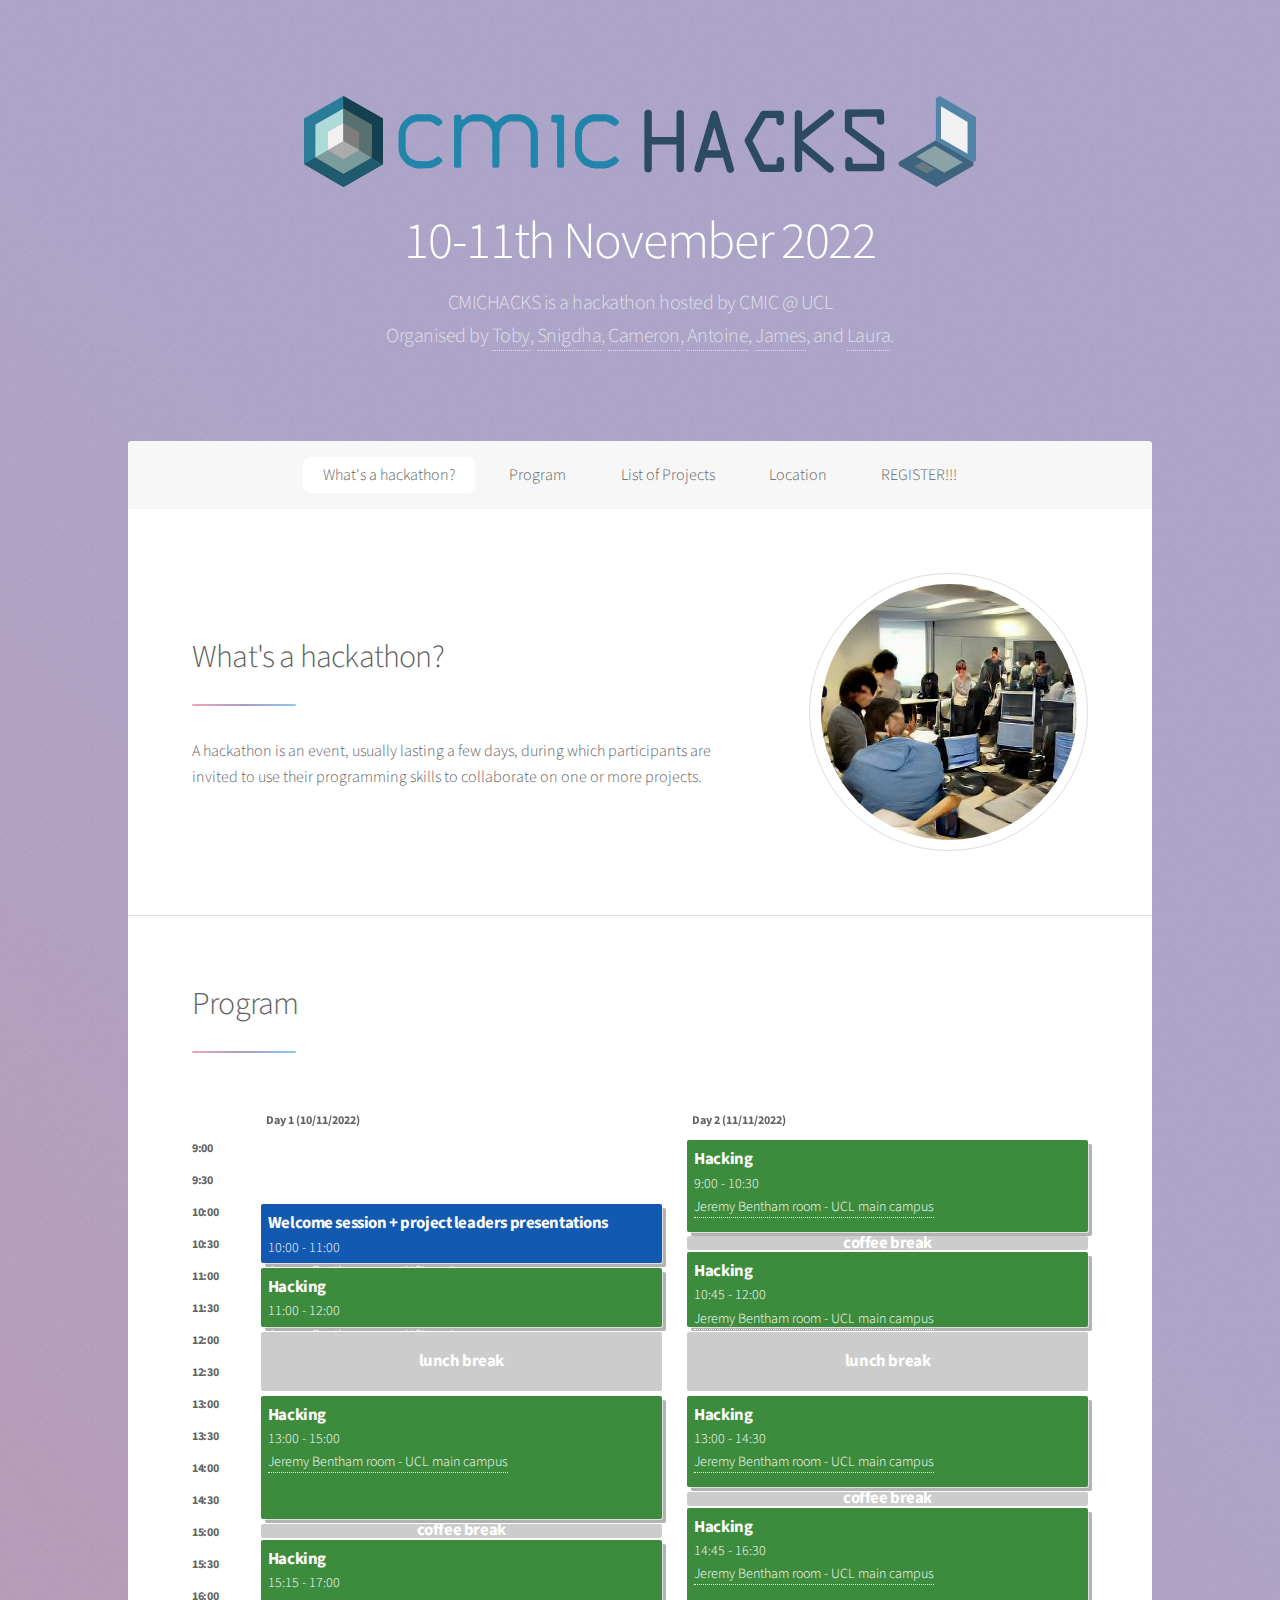
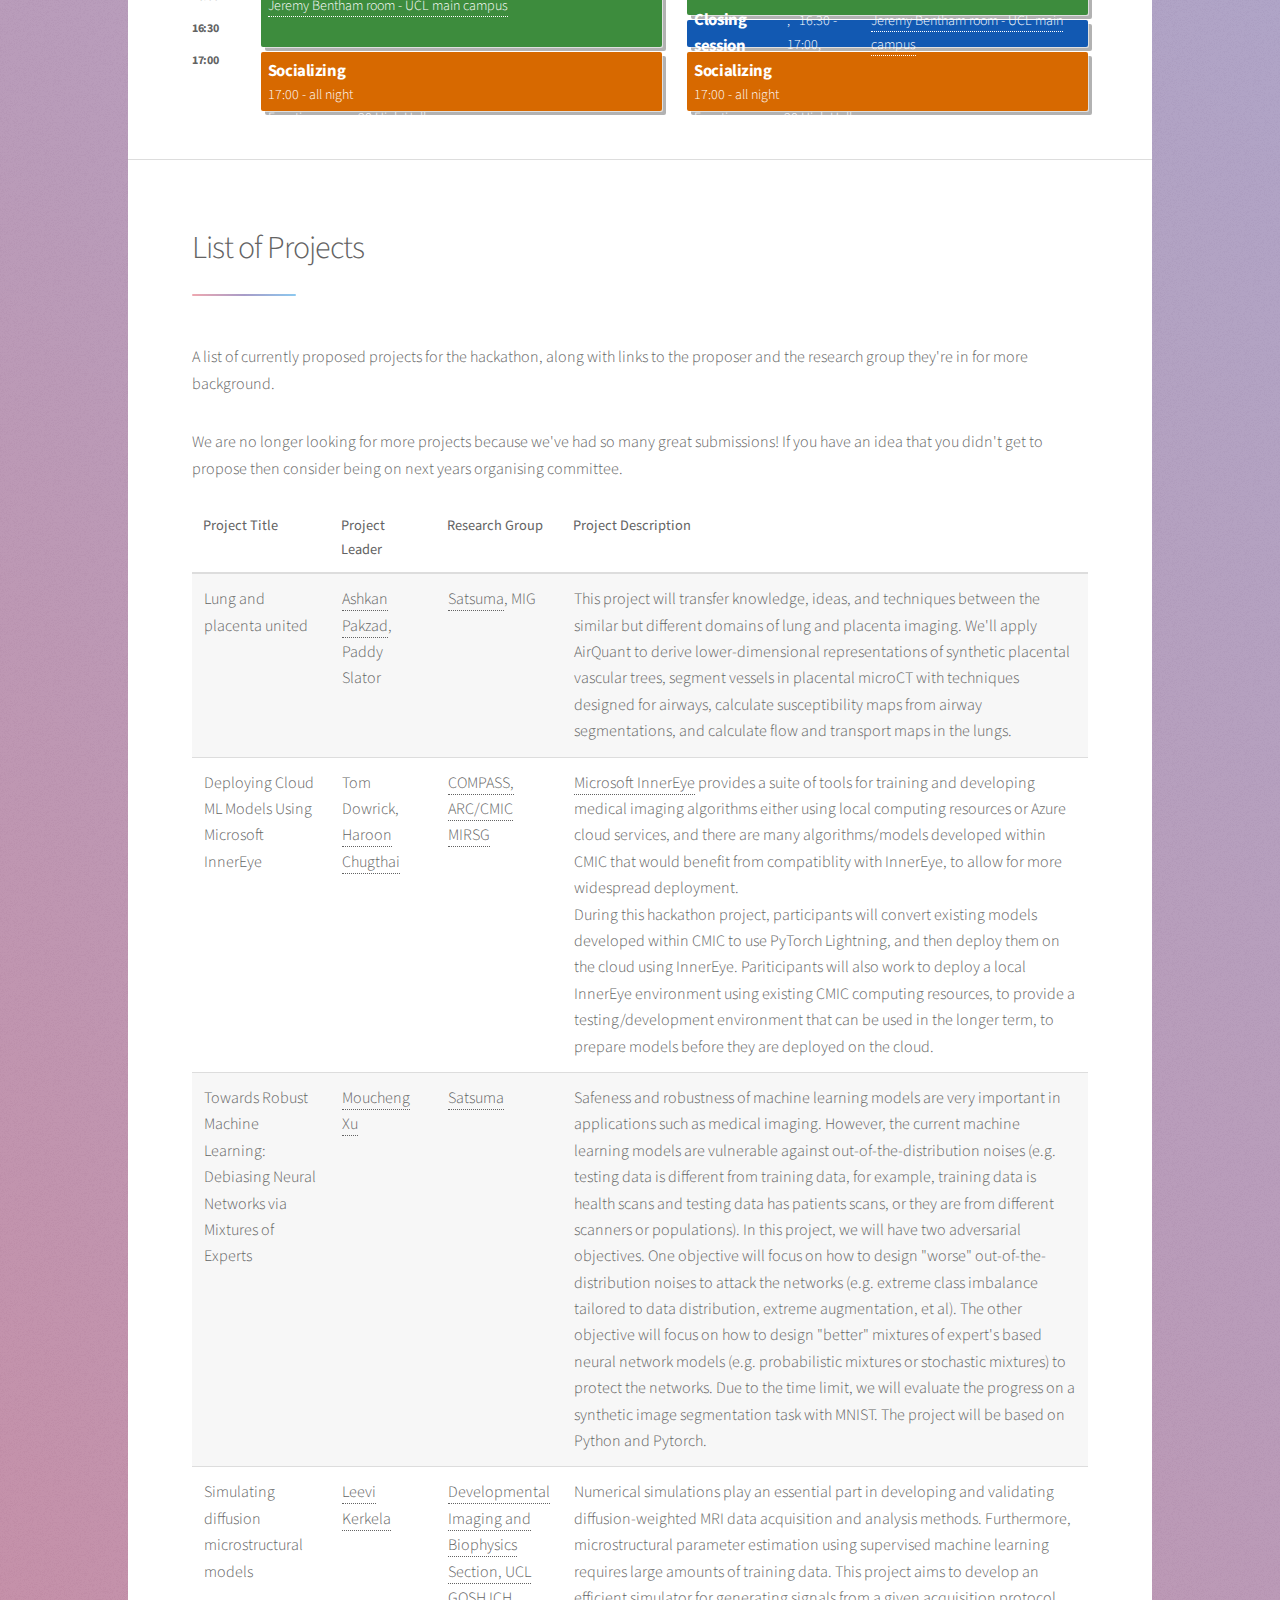
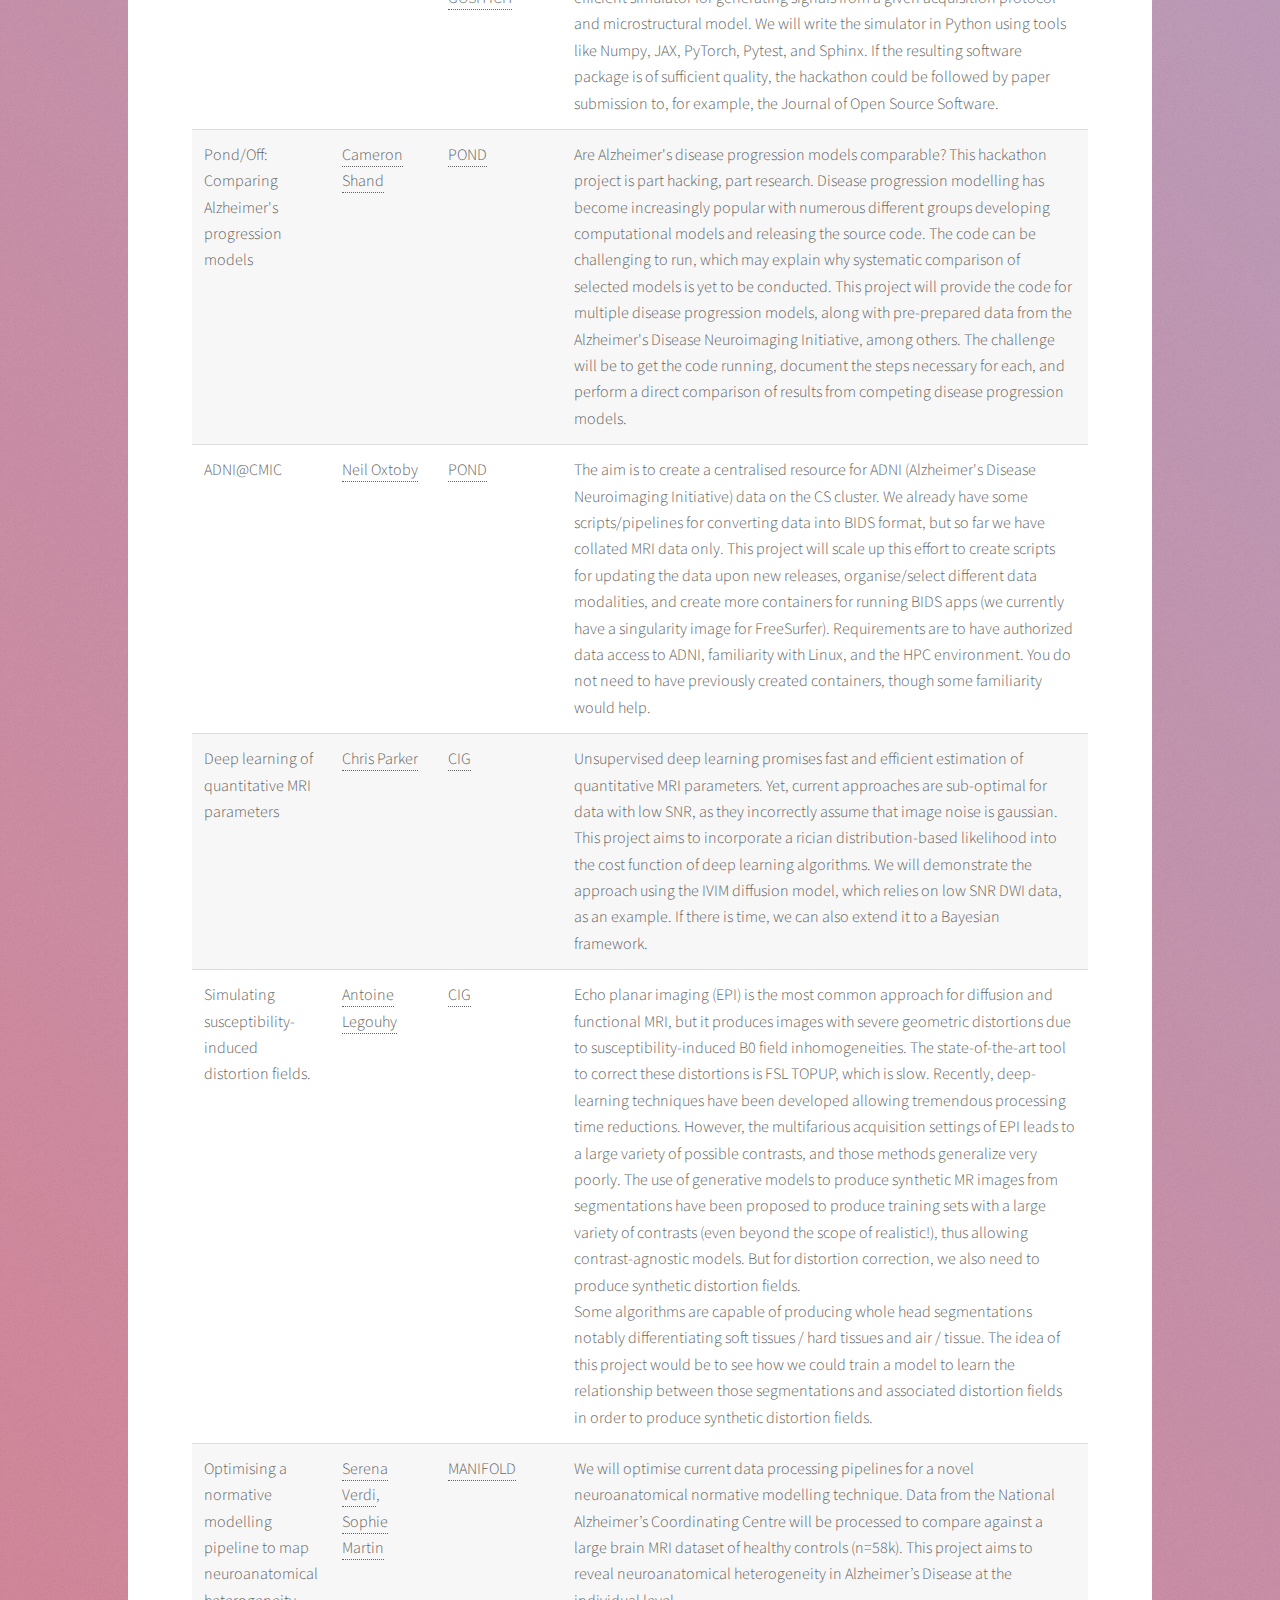
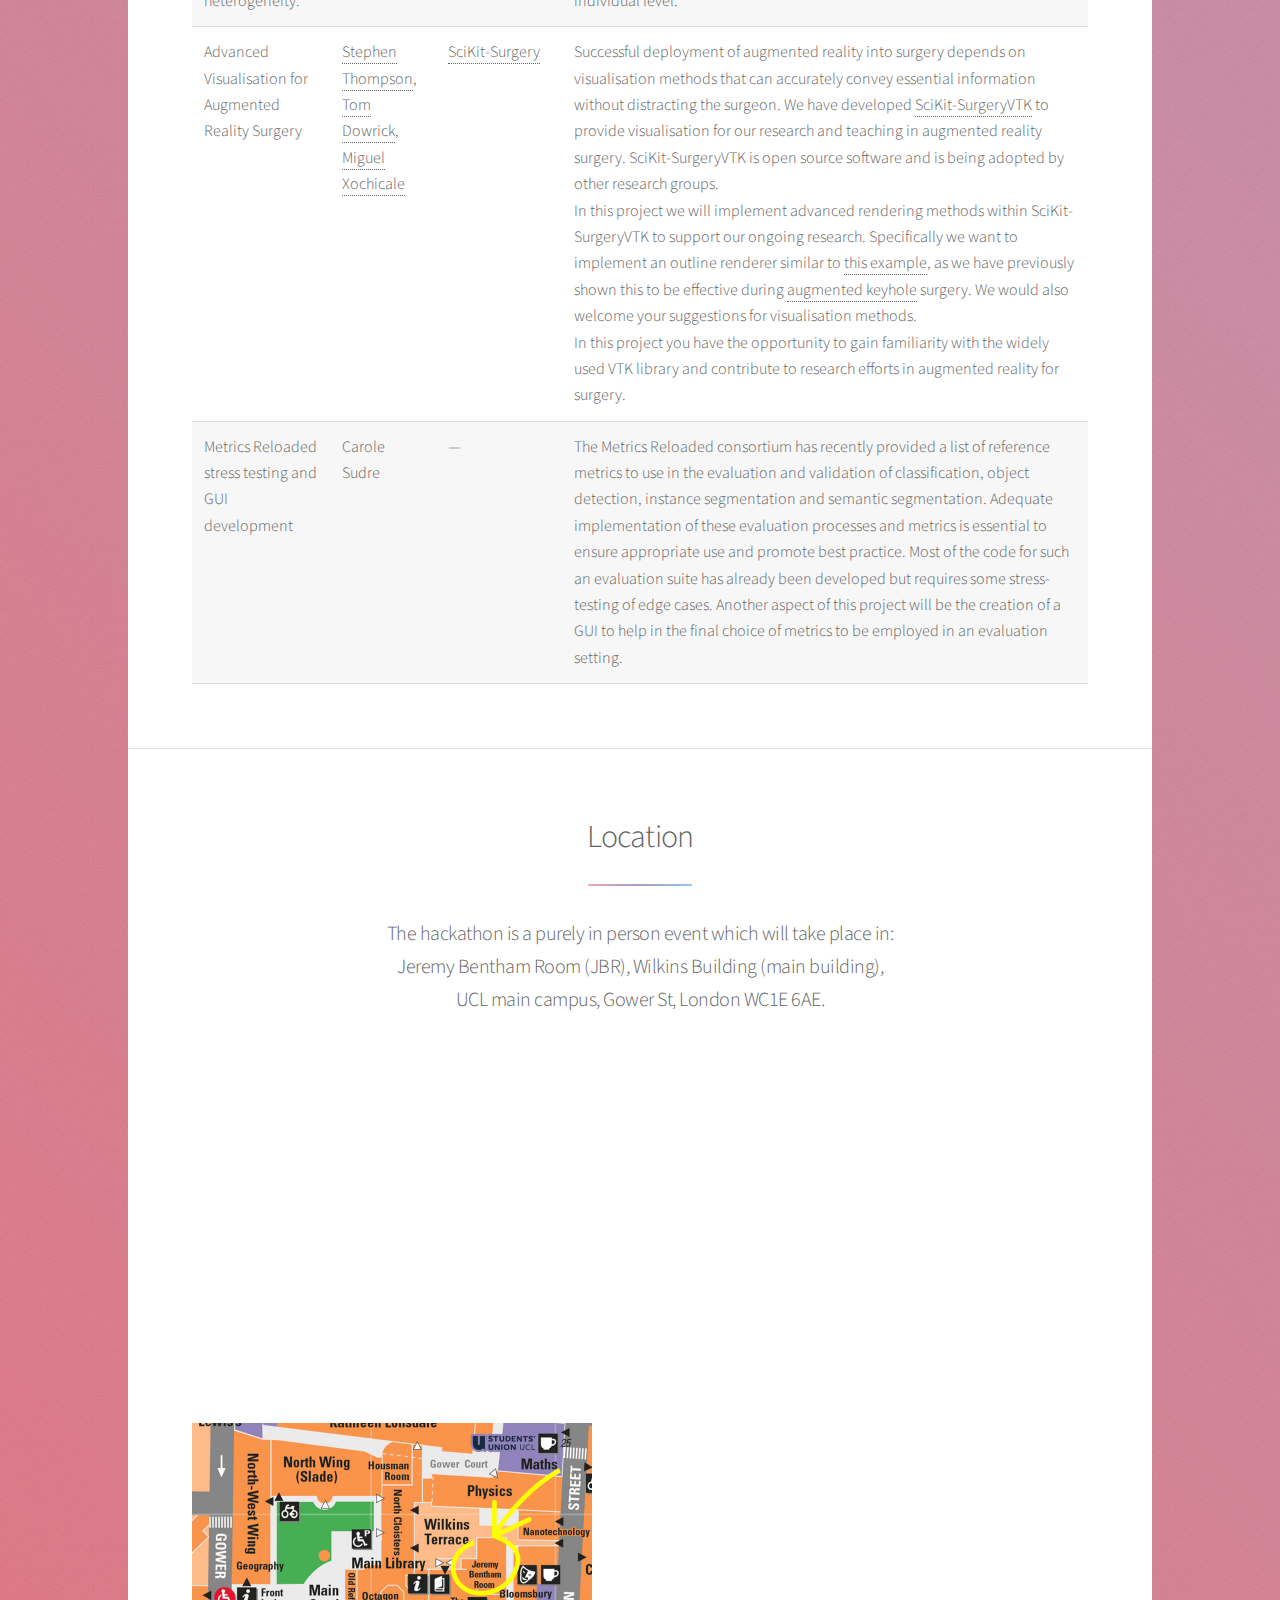
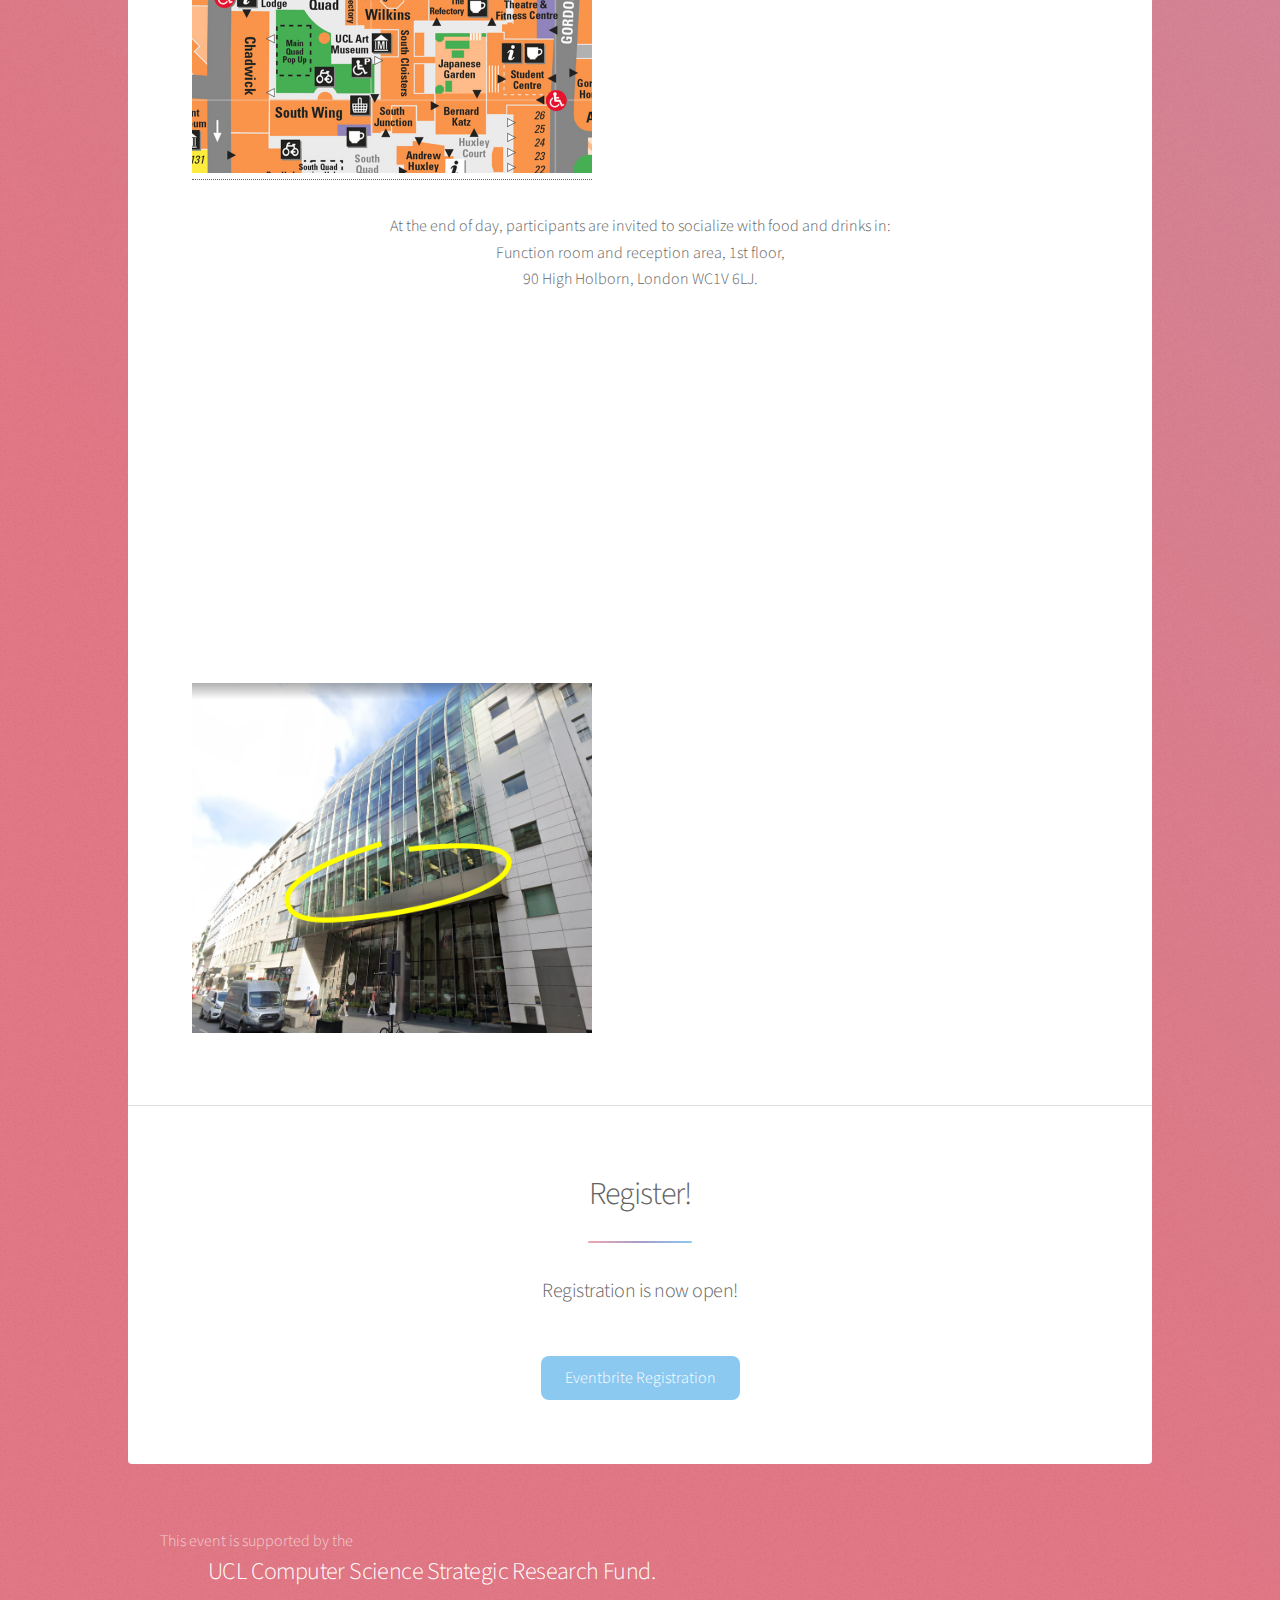
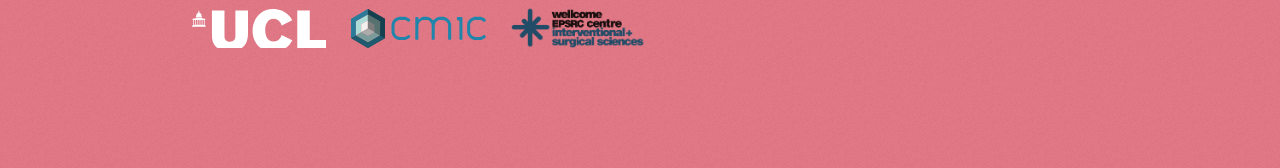
<file: edition2022/index.html>
<!DOCTYPE HTML>
<!--
	Stellar by HTML5 UP
	html5up.net | @ajlkn
	Free for personal and commercial use under the CCA 3.0 license (html5up.net/license)
-->
<html>
	<head>
		<title>CMICHACKS is a hackathon hosted by CMIC @ UCL</title>
		<meta charset="utf-8" />
		<meta name="viewport" content="width=device-width, initial-scale=1, user-scalable=no" />
		<link rel="stylesheet" href="assets/css/main.css" />
		<noscript><link rel="stylesheet" href="assets/css/noscript.css" /></noscript>
	</head>
	<body class="is-preload">

		<!-- Wrapper -->
			<div id="wrapper">

				<!-- Header -->
					<header id="header" class="alt">

            <span class="logo"><img src="images/logo2.svg" alt="" /></span>
						<h1> 10-11th November 2022 </h1>
						<p>CMICHACKS is a hackathon hosted by CMIC @ UCL<br />
						Organised by <a href="https://tobyUCL.github.io">Toby</a>, <a href="https://scholar.google.co.uk/citations?hl=en&user=516DHbgAAAAJ">Snigdha</a>, <a href="https://sea-shunned.github.io/">Cameron</a>, <a href="https://iris.ucl.ac.uk/iris/browse/profile?upi=AJLEG92">Antoine</a>, <a href="http://manifold.cs.ucl.ac.uk/author/james-h-cole/">James</a>, and <a href="https://scholar.google.co.uk/citations?user=rqSiS9EAAAAJ&hl=en&oi=ao">Laura</a>.</p>

					</header>

				<!-- Nav -->
					<nav id="nav">
						<ul>
							<li><a href="#intro" class="active">What's a hackathon?</a></li>
							<li><a href="#program">Program</a></li>
							<li><a href="#projects">List of Projects</a></li>
							<li><a href="#second">Location</a></li>
							<li><a href="#cta">REGISTER!!!</a></li>
						</ul>
					</nav>

				<!-- Main -->
					<div id="main">

						<!-- What's a hackathon? -->
							<section id="intro" class="main">
								<div class="spotlight">
									<div class="content">
										<header class="major">
											<h2>What's a hackathon?</h2>
										</header>
										<p>A hackathon is an event, usually lasting a few days, during which participants are invited to use their programming skills to collaborate on one or more projects.</p>
<!-- 										<ul class="actions">
											<li><a href="generic.html" class="button">Learn More</a></li>
										</ul> -->
									</div>
									<span class="image"><img src="images/pic01.jpg" alt="" /></span>
								</div>
							</section>

							<section id="program" class="main">
								<header class="major">
									<h2>Program</h2>
								</header>
								<section class="main">
								<div class="schedule" aria-labelledby="schedule-heading">
								  
								  <span class="track-slot" aria-hidden="true" style="grid-column: track-1; grid-row: tracks;">Day 1 (10/11/2022)</span>
								  <span class="track-slot" aria-hidden="true" style="grid-column: track-2; grid-row: tracks;">Day 2 (11/11/2022)</span>

								  <h2 class="time-slot" style="grid-row: time-0900;">9:00</h2>								  
								  <h2 class="time-slot" style="grid-row: time-1000;">10:00</h2>
								  <h2 class="time-slot" style="grid-row: time-1100;">11:00</h2>
								  <h2 class="time-slot" style="grid-row: time-1200;">12:00</h2>
								  <h2 class="time-slot" style="grid-row: time-1300;">13:00</h2>
								  <h2 class="time-slot" style="grid-row: time-1400;">14:00</h2>
								  <h2 class="time-slot" style="grid-row: time-1500;">15:00</h2>
								  <h2 class="time-slot" style="grid-row: time-1600;">16:00</h2>
								  <h2 class="time-slot" style="grid-row: time-1700;">17:00</h2>
								  <h2 class="time-slot" style="grid-row: time-0930;">9:30</h2>								  
								  <h2 class="time-slot" style="grid-row: time-1030;">10:30</h2>
								  <h2 class="time-slot" style="grid-row: time-1130;">11:30</h2>
								  <h2 class="time-slot" style="grid-row: time-1230;">12:30</h2>
								  <h2 class="time-slot" style="grid-row: time-1330;">13:30</h2>
								  <h2 class="time-slot" style="grid-row: time-1430;">14:30</h2>
								  <h2 class="time-slot" style="grid-row: time-1530;">15:30</h2>
								  <h2 class="time-slot" style="grid-row: time-1630;">16:30</h2>

								  <div class="session session-1 track-1" style="grid-column: track-1; grid-row: time-1000 / time-1100;">
								    <h3 style="color:white;" class="session-title">Welcome session + project leaders presentations</h3>
								    <span class="session-time">10:00 - 11:00</span>
								    <span class="session-track"><a href="#JBR">Jeremy Bentham room - UCL main campus</a></span>
								    <span class="session-presenter"></span>
								  </div>

								  <div class="session session-2 track-2" style="grid-column: track-1; grid-row: time-1100 / time-1200;">
								    <h3 style="color:white;" class="session-title">Hacking</h3>
								    <span class="session-time">11:00 - 12:00</span>
								    <span class="session-track"><a href="#JBR">Jeremy Bentham room - UCL main campus</a></span>
								    <span class="session-presenter"></span>
								  </div>
								  
								  <div class="session session-3 track-2" style="grid-column: track-2; grid-row: time-0900 / time-1030;">
								    <h3 style="color:white;" class="session-title">Hacking</h3>
								    <span class="session-time">9:00 - 10:30</span>
								    <span class="session-track"><a href="#JBR">Jeremy Bentham room - UCL main campus</a></span>
								    <span class="session-presenter"></span>
								  </div>  
								  
								  <div class="session session-4 track-2" style="grid-column: track-2; grid-row: time-1045 / time-1200;">
								    <h3 style="color:white;" class="session-title">Hacking</h3>
								    <span class="session-time">10:45 - 12:00</span>
								    <span class="session-track"><a href="#JBR">Jeremy Bentham room - UCL main campus</a></span>
								    <span class="session-presenter"></span>
								  </div>  

								  <div class="session session-5 track-all" style="grid-column: track-1; grid-row: time-1200 / time-1300;">
								    <h3 style="color:white;" class="session-title">lunch break</h3>
								  </div>  

								  <div class="session session-6 track-all" style="grid-column: track-2; grid-row: time-1200 / time-1300;">
								    <h3 style="color:white;" class="session-title">lunch break</h3>
								  </div>
								  
								  <div class="session session-7 track-2" style="grid-column: track-1; grid-row: time-1300 / time-1500;">
								    <h3 style="color:white;" class="session-title">Hacking</h3>
								    <span class="session-time">13:00 - 15:00</span>
								    <span class="session-track"><a href="#JBR">Jeremy Bentham room - UCL main campus</a></span>
								    <span class="session-presenter"></span>
								  </div>
								  
								  <div class="session session-8 track-2" style="grid-column: track-1; grid-row: time-1515 / time-1700;">
								    <h3 style="color:white;" class="session-title">Hacking</h3>
								    <span class="session-time">15:15 - 17:00</span>
								    <span class="session-track"><a href="#JBR">Jeremy Bentham room - UCL main campus</a></span>
								    <span class="session-presenter"></span>
								  </div>

								  <div class="session session-9 track-2" style="grid-column: track-2; grid-row: time-1300 / time-1430;">
								    <h3 style="color:white;" class="session-title">Hacking</h3>
								    <span class="session-time">13:00 - 14:30</span>
								    <span class="session-track"><a href="#JBR">Jeremy Bentham room - UCL main campus</a></span>
								    <span class="session-presenter"></span>
								  </div>
								  
								  <div class="session session-10 track-2" style="grid-column: track-2; grid-row: time-1445 / time-1630;">
								    <h3 style="color:white;" class="session-title">Hacking</h3>
								    <span class="session-time">14:45 - 16:30</span>
								    <span class="session-track"><a href="#JBR">Jeremy Bentham room - UCL main campus</a></span>
								    <span class="session-presenter"></span>
								  </div>

								  <div class="session session-11 track-all" style="grid-column: track-1; grid-row: time-1500 / time-1515;">
								    <h3 style="color:white;" class="session-title">coffee break</h3>
								  </div>

								  <div class="session session-12 track-all" style="grid-column: track-2; grid-row: time-1030 / time-1045;">
								    <h3 style="color:white;" class="session-title">coffee break</h3>
								  </div>

								  <div class="session session-13 track-all" style="grid-column: track-2; grid-row: time-1430 / time-1445;">
								    <h3 style="color:white;" class="session-title">coffee break</h3>
								  </div>
								  
								  <div class="session session-14 track-4" style="grid-column: track-1; grid-row: time-1700 / time-1800;">
								    <h3 style="color:white;" class="session-title">Socializing</h3>
								    <span class="session-time">17:00 - all night</span>
								    <span class="session-track"><a href="#90HH">Function room - 90 High Holborn</span></a>
								    <span class="session-presenter"></span>
								  </div>

								  <div class="session session-15 track-4" style="grid-column: track-2; grid-row: time-1700 / time-1800;">
								    <h3 style="color:white;" class="session-title">Socializing</h3>
								    <span class="session-time">17:00 - all night</span>
								    <span class="session-track"><a href="#90HH">Function room - 90 High Holborn</span></a>
								    <span class="session-presenter"></span>
								  </div>
								  <div class="session session-15 track-3" style="grid-column: track-2; grid-row: time-1630 / time-1700;">
								    <h3 style="color:white;" class="session-title">Closing session</h3>
								    <span class="session-time">, &nbsp&nbsp16:30 - 17:00, &nbsp&nbsp</span>
								    <span class="session-track"><a href="#JBR">Jeremy Bentham room - UCL main campus</a></span>
								    <span class="session-presenter"></span>
								  </div>

								</section>
							</section>

							<!-- Table -->
							<section id="projects" class="main">
								<header class="major">
									<h2>List of Projects</h2>
								</header>
								<p>A list of currently proposed projects for the hackathon, along with links to the
									proposer and the research group they're in for more background.</p>
								<p>We are no longer looking for more projects because we've had so many great submissions! If you have an idea that you didn't get to propose then consider being on next years organising committee.</p>
								<section class="main">
								<div class="table-wrapper">
									<table>
										<colgroup>
										        <col span="1" style="width: 15%;">
										        <col span="1" style="width: 12%;">
										        <col span="1" style="width: 3%;">
										        <col span="1" style="width: 65%;">
										      </colgroup>
										<thead>
										        <tr>
												<th>Project Title</th>
												<th>Project Leader</th>
												<th>Research Group</th>
												<th>Project Description</th>
											</tr>
										</thead>
										<tbody>
											<tr>
												<td>Lung and placenta united</td>
												<td><a href="https://github.com/ashkanpakzad ">Ashkan Pakzad</a>, Paddy Slator</td>
												<td><a href="https://satsuma.cs.ucl.ac.uk/">Satsuma</a>, MIG</td>
												<td>This project will transfer knowledge, ideas, and techniques between the similar but different domains of lung and placenta imaging. We'll apply AirQuant to derive lower-dimensional representations of synthetic placental vascular trees, segment vessels in placental microCT with techniques designed for airways, calculate susceptibility maps from airway segmentations, and calculate flow and transport maps in the lungs.</td>
											</tr>
											<tr>
												<td>Deploying Cloud ML Models Using Microsoft InnerEye</td>
												<td>Tom Dowrick, <a href="https://www.haroonrchughtai.com/">Haroon Chugthai</a></td>
												<td><a href="http://compass.cs.ucl.ac.uk/">COMPASS, </a><a href="https://www.ucl.ac.uk/advanced-research-computing/expertise/research-software-development/medical-imaging-research-software-group">ARC/CMIC MIRSG</a></td>
												<td><a href="https://github.com/microsoft/InnerEye-DeepLearning">Microsoft InnerEye</a> provides a suite of tools for training and developing medical imaging algorithms either using local computing resources or Azure cloud services, and there are many algorithms/models developed within CMIC that would benefit from compatiblity with InnerEye, to allow for more widespread deployment. 
												<br /> During this hackathon project, participants will convert existing models developed within CMIC to use PyTorch Lightning, and then deploy them on the cloud using InnerEye. Pariticipants will also work to deploy a local InnerEye environment using existing CMIC computing resources, to provide a testing/development environment that can be used in the longer term, to prepare models before they are deployed on the cloud.</td>
											</tr>
											<tr>
												<td>Towards Robust Machine Learning: Debiasing Neural Networks via Mixtures of Experts</td>
												<td><a href="https://moucheng2017.github.io/">Moucheng Xu</a></td>
												<td><a href="https://satsuma.cs.ucl.ac.uk/">Satsuma</a></td>
												<td>Safeness and robustness of machine learning models are very important in applications such as medical imaging. However, the current machine learning models are vulnerable against out-of-the-distribution noises (e.g. testing data is different from training data, for example, training data is health scans and testing data has patients scans, or they are from different scanners or populations). In this project, we will have two adversarial objectives. One objective will focus on how to design "worse" out-of-the-distribution noises to attack the networks (e.g. extreme class imbalance tailored to data distribution, extreme augmentation, et al). The other objective will focus on how to design "better" mixtures of expert's based neural network models (e.g. probabilistic mixtures or stochastic mixtures) to protect the networks. Due to the time limit, we will evaluate the progress on a synthetic image segmentation task with MNIST. The project will be based on Python and Pytorch.</td>
											</tr>
											<tr>
												<td>Simulating diffusion microstructural models </td>
												<td><a href="https://scholar.google.co.uk/citations?user=nb0PySUAAAAJ&hl=en&oi=ao">Leevi Kerkela</a></td>
												<td><a href="https://www.ucl.ac.uk/child-health/research/developmental-neurosciences/clinical-systems-neuroscience-section/developmental-imaging">Developmental Imaging and Biophysics Section, UCL GOSH ICH</a></td>
												<td>Numerical simulations play an essential part in developing and validating diffusion-weighted MRI data acquisition and analysis methods. Furthermore, microstructural parameter estimation using supervised machine learning requires large amounts of training data. This project aims to develop an efficient simulator for generating signals from a given acquisition protocol and microstructural model. We will write the simulator in Python using tools like Numpy, JAX, PyTorch, Pytest, and Sphinx. If the resulting software package is of sufficient quality, the hackathon could be followed by paper submission to, for example, the Journal of Open Source Software.</td>
											</tr>
											<tr>
												<td>Pond/Off: Comparing Alzheimer's progression models</td>
												<td><a href="https://sea-shunned.github.io/">Cameron Shand</a></td>
												<td><a href="https://ucl-pond.github.io/">POND</a></td>
												<td>Are Alzheimer's disease progression models comparable? This hackathon project is part hacking, part research. Disease progression modelling has become increasingly popular with numerous different groups developing computational models and releasing the source code. The code can be challenging to run, which may explain why systematic comparison of selected models is yet to be conducted. This project will provide the code for multiple disease progression models, along with pre-prepared data from the Alzheimer's Disease Neuroimaging Initiative, among others. The challenge will be to get the code running, document the steps necessary for each, and perform a direct comparison of results from competing disease progression models.</td>
											</tr>
											<tr>
												<td>ADNI@CMIC</td>
												<td><a href="http://neiloxtoby.com/work/">Neil Oxtoby</a></td>
												<td><a href="https://ucl-pond.github.io/">POND</a></td>
												<td>The aim is to create a centralised resource for ADNI (Alzheimer's Disease Neuroimaging Initiative) data on the CS cluster. We already have some scripts/pipelines for converting data into BIDS format, but so far we have collated MRI data only. This project will scale up this effort to create scripts for updating the data upon new releases, organise/select different data modalities, and create more containers for running BIDS apps (we currently have a singularity image for FreeSurfer). Requirements are to have authorized data access to ADNI, familiarity with Linux, and the HPC environment. You do not need to have previously created containers, though some familiarity would help.</td>
											</tr>
											<tr>
												<td>Deep learning of quantitative MRI parameters</td>
												<td><a href="https://csparker.github.io/about/">Chris Parker</a></td>
												<td><a href="https://cig-ucl.github.io/">CIG</a></td>
												<td>Unsupervised deep learning promises fast and efficient estimation of quantitative MRI parameters. Yet, current approaches are sub-optimal for data with low SNR, as they incorrectly assume that image noise is gaussian. <br />
												This project aims to incorporate a rician distribution-based likelihood into the cost function of deep learning algorithms. We will demonstrate the approach using the IVIM diffusion model, which relies on low SNR DWI data, as an example. If there is time, we can also extend it to a Bayesian framework. </td>
											</tr>
											<tr>
												<td>Simulating susceptibility-induced distortion fields.</td>
												<td><a href="https://scholar.google.com/citations?user=iV_JtqIAAAAJ&hl=fr">Antoine Legouhy</a></td>
												<td><a href="https://cig-ucl.github.io/">CIG</a></td>
												<td>Echo planar imaging (EPI) is the most common approach for diffusion and functional MRI, but it produces images with severe geometric distortions due to susceptibility-induced B0 field inhomogeneities.
												The state-of-the-art tool to correct these distortions is FSL TOPUP, which is slow. Recently, deep-learning techniques have been developed allowing tremendous processing time reductions. However, the multifarious acquisition settings of EPI leads to a large variety of possible contrasts, and those methods generalize very poorly.
												The use of generative models to produce synthetic MR images from segmentations have been proposed  to produce training sets with a large variety of contrasts (even beyond the scope of realistic!), thus allowing contrast-agnostic models. But for distortion correction, we also need to produce synthetic distortion fields. <br />
												Some algorithms are capable of producing whole head segmentations notably differentiating soft tissues / hard tissues and air / tissue. The idea of this project would be to see how we could train a model to learn the relationship between those segmentations and associated distortion fields in order to produce synthetic distortion fields.</td>
											</tr>	
											<tr>
												<td>Optimising a normative modelling pipeline to map neuroanatomical heterogeneity.</td>
												<td><a href="https://scholar.google.co.uk/citations?user=PPPnxFIAAAAJ&hl">Serena Verdi</a>, <a href="https://scholar.google.com/citations?user=9tb7wscAAAAJ">Sophie Martin</a></td>
												<td><a href="https://manifold-lab.netlify.app/">MANIFOLD</a></td>
												<td>We will optimise current data processing pipelines for a novel neuroanatomical normative modelling technique. Data from the National Alzheimer’s Coordinating Centre will be processed to compare against a large brain MRI dataset of healthy controls (n=58k). This project aims to reveal neuroanatomical heterogeneity in Alzheimer’s Disease at the individual level.</td>
											</tr>                      
											<tr>
												<td>Advanced Visualisation for Augmented Reality Surgery</td>  <!-- title --> 
												<td>
												  <a href="https://thompson318.github.io/">Stephen Thompson</a>,
												  <a href="https://github.com/tdowrick">Tom Dowrick</a>,
												  <a href="http://mxochicale.github.io/">Miguel Xochicale</a>
												</td>  <!-- who -->
												<td><a href="https://github.com/SciKit-Surgery">SciKit-Surgery</a></td>  <!-- group -->
												<td>Successful deployment of augmented reality into surgery depends on 
												  visualisation methods that can accurately convey essential information without 
												  distracting the surgeon. 
												  We have developed <a href="https://github.com/SciKit-Surgery/scikit-surgeryvtk"/>SciKit-SurgeryVTK</a> 
												  to provide visualisation for our research and teaching in augmented reality 
												  surgery. SciKit-SurgeryVTK is open source software and is being adopted 
												  by other research groups.<br/> 

												  In this project we will implement advanced rendering methods 
												  within SciKit-SurgeryVTK to support our ongoing research. Specifically we
												  want to implement an outline renderer similar to 
												  <a href="https://kitware.github.io/vtk-examples/site/Cxx/PolyData/Silhouette/">this example</a>, 
												  as we have previously shown this to be effective during 
												  <a href="https://link.springer.com/article/10.1007/s11548-018-1761-3">augmented keyhole</a>
												  surgery.
												  We would also welcome your suggestions for visualisation methods.<br/>
												  In this project you have the opportunity to gain familiarity with the widely 
												  used VTK library and contribute to research efforts in augmented reality for surgery.</td>  <!-- Description -->
											</tr>
											<tr>
												<td>Metrics Reloaded stress testing and GUI development</td>
												<td>Carole Sudre</td>
												<td>—</td>
												<td>The Metrics Reloaded consortium has recently provided a list of reference metrics to use in the evaluation and validation of classification, object detection, instance segmentation and semantic segmentation. Adequate implementation of these evaluation processes and metrics is essential to ensure appropriate use and promote best practice. Most of the code for such an evaluation suite has already been developed but requires some stress-testing of edge cases. Another aspect of this project will be the creation of a GUI to help in the final choice of metrics to be employed in an evaluation setting.</td>
											</tr>

                      <tr>	
										</tbody>
									</table>
								</div>
							</section>
							</section>

						<!-- Location -->
							<section id="second" class="main special">
								<header class="major">
									<h2>Location</h2>
									<p id="JBR">The  hackathon is a purely in person event which will take place in:<br />
									Jeremy Bentham Room (JBR), 
									Wilkins Building (main building),<br />
									UCL main campus, Gower St, London WC1E 6AE.</p>
								</header>

								<p class="content">
								<!--Nam elementum nisl et mi a commodo porttitor. Morbi sit amet nisl eu arcu faucibus hendrerit vel a risus. Nam a orci mi, elementum ac arcu sit amet, fermentum pellentesque et purus. Integer maximus varius lorem, sed convallis diam accumsan sed. Etiam porttitor placerat sapien, sed eleifend a enim pulvinar faucibus semper quis ut arcu. Ut non nisl a mollis est efficitur vestibulum. Integer eget purus nec nulla mattis et accumsan ut magna libero. Morbi auctor iaculis porttitor. Sed ut magna ac risus et hendrerit scelerisque. Praesent eleifend lacus in lectus aliquam porta. Cras eu ornare dui curabitur lacinia.
 								<footer class="major">
									<ul class="actions special">
										<li><a href="generic.html" class="button">Learn More</a></li>
									</ul>
								</footer> -->

								<iframe width="100%" height="350" frameborder="0" scrolling="no" marginheight="0" marginwidth="0" loading="lazy"
								    src="https://www.google.com/maps/embed?pb=!1m18!1m12!1m3!1d2482.3622445790406!2d-0.13534518445927285!3d51.52491541724376!2m3!1f0!2f0!3f0!3m2!1i1024!2i768!4f13.1!3m3!1m2!1s0x48761b2f65a35829%3A0xf08d9711ca64e89a!2sJeremy%20Bentham%20Room%2C%20London%20WC1H%200AH!5e0!3m2!1sen!2suk!4v1665680856518!5m2!1sen!2suk">
								</iframe>
								<a href="https://www.ucl.ac.uk/maps/downloads/ucl-bloomsbury-campus.jpeg"> <img src="images/plan.png" height="350" alt=""/></a>	

								<p id="90HH">At the end of day, participants are invited to socialize with food and drinks in:<br />
									Function room and reception area, 
									1st floor,<br />
									90 High Holborn, London WC1V 6LJ.</p>

								<p class="content">
								<iframe width="100%" height="350" frameborder="0" scrolling="no" marginheight="0" marginwidth="0" loading="lazy"
								    src="https://www.google.com/maps/embed?pb=!1m18!1m12!1m3!1d2482.7309644168663!2d-0.11810009999999997!3d51.518151599999996!2m3!1f0!2f0!3f0!3m2!1i1024!2i768!4f13.1!3m3!1m2!1s0x48761b35856da41d%3A0xe76450e7f7d4338b!2s90%20High%20Holborn%2C%20London%20WC1V%206LJ!5e0!3m2!1sfr!2suk!4v1665744964365!5m2!1sfr!2suk">
								</iframe>
								<img src="images/holborn.png" height="350" alt=""/>

							</section>

							<!-- Register! -->
							<section id="cta" class="main special">
								<header class="major">
									<h2>Register!</h2>
									<p>Registration is now open!</p>
								</header>
								<footer class="major">
									<ul class="actions special">
										<li><a href="https://www.eventbrite.com/e/cmichacks-2022-tickets-441577469097" class="button primary">Eventbrite Registration</a></li>
									</ul>
								</footer>
							</section>

					</div>

				<!-- Footer -->
					<footer id="footer">
			
							This event is supported by the <h2>UCL Computer Science Strategic Research Fund. </h2> </br>
							<ul class="icons">
							<span class="logo"><img src="images/ucl_logo.svg" width=15% alt="" /></span>&emsp;&nbsp;&nbsp;
							<span class="logo"><img src="images/logo_cmic.svg" width=15% alt="" /></span>&emsp;&nbsp;&nbsp;
							<span class="logo"><img src="images/weiss_logo.png" width=15% alt="" /></span>
							</ul>
				
					</footer>

			</div>

		<!-- Scripts -->
			<script src="assets/js/jquery.min.js"></script>
			<script src="assets/js/jquery.scrollex.min.js"></script>
			<script src="assets/js/jquery.scrolly.min.js"></script>
			<script src="assets/js/browser.min.js"></script>
			<script src="assets/js/breakpoints.min.js"></script>
			<script src="assets/js/util.js"></script>
			<script src="assets/js/main.js"></script>

	</body>
</html>
</file>
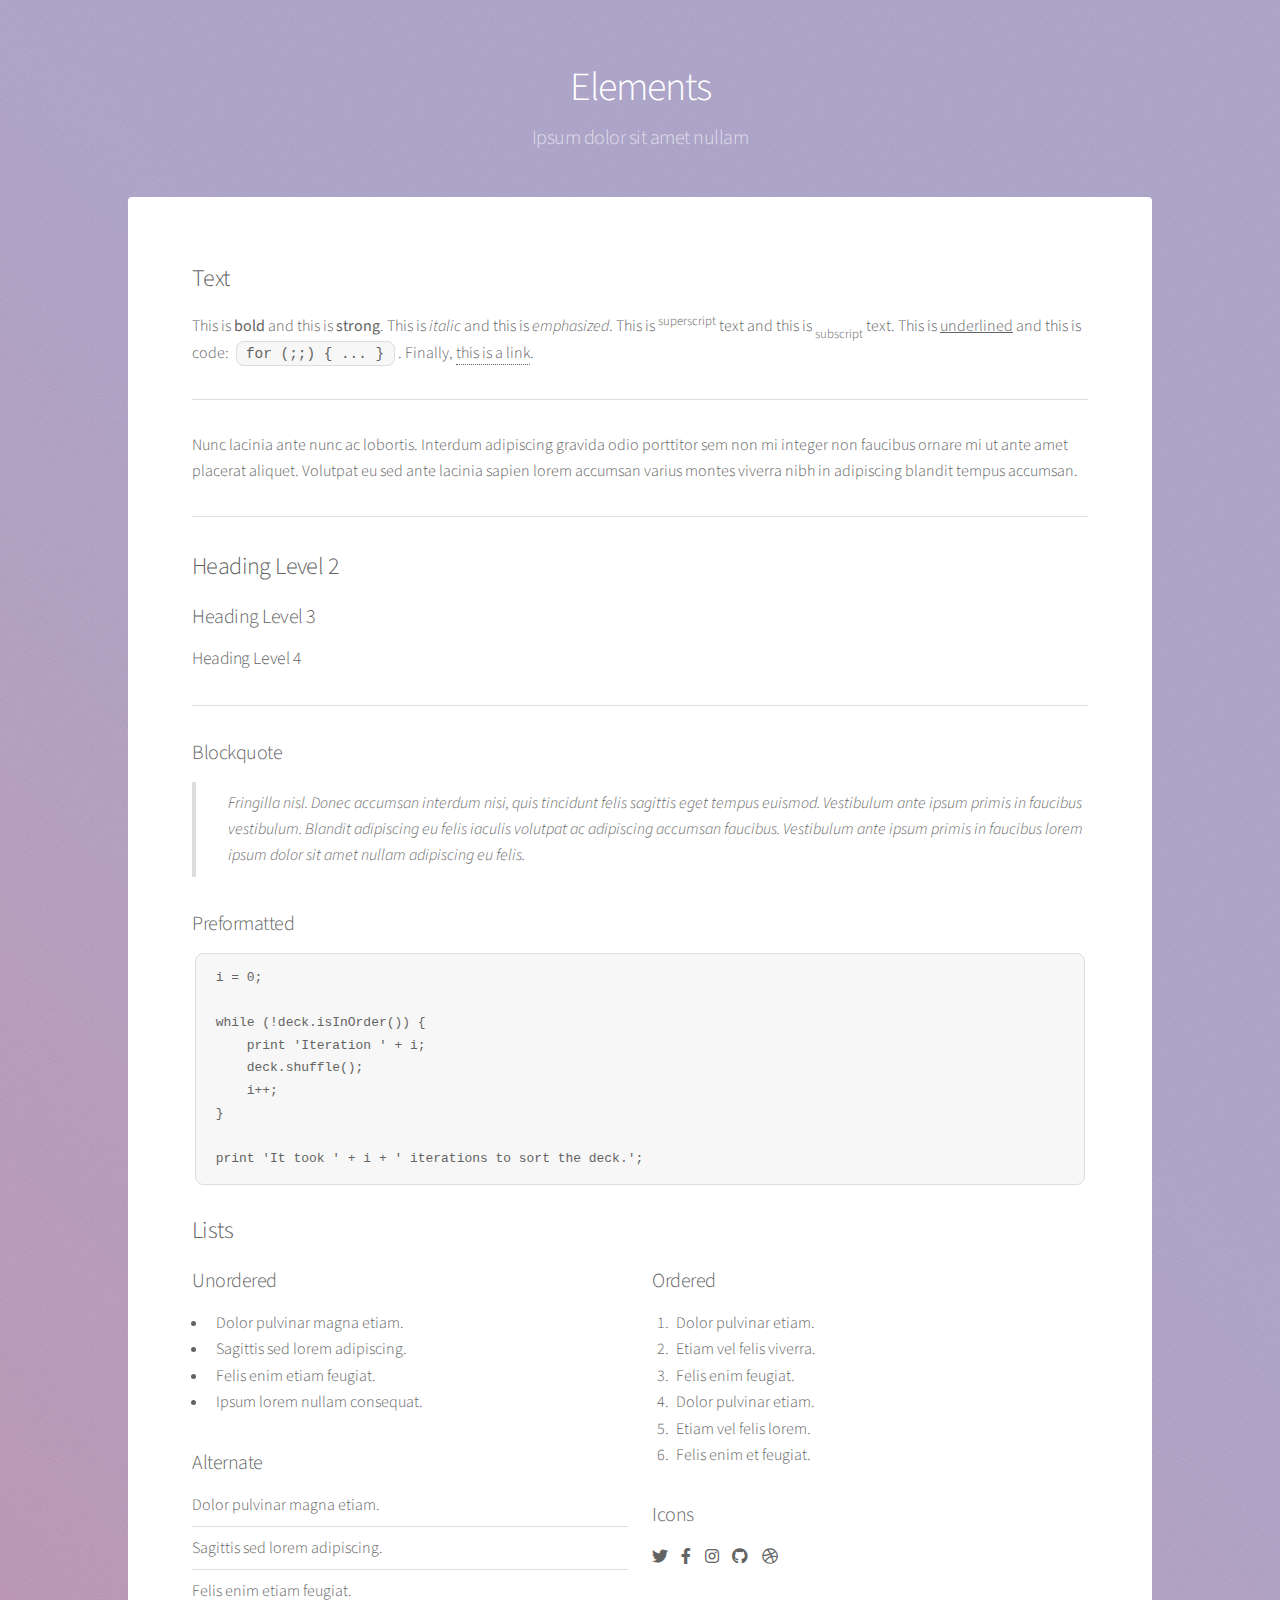
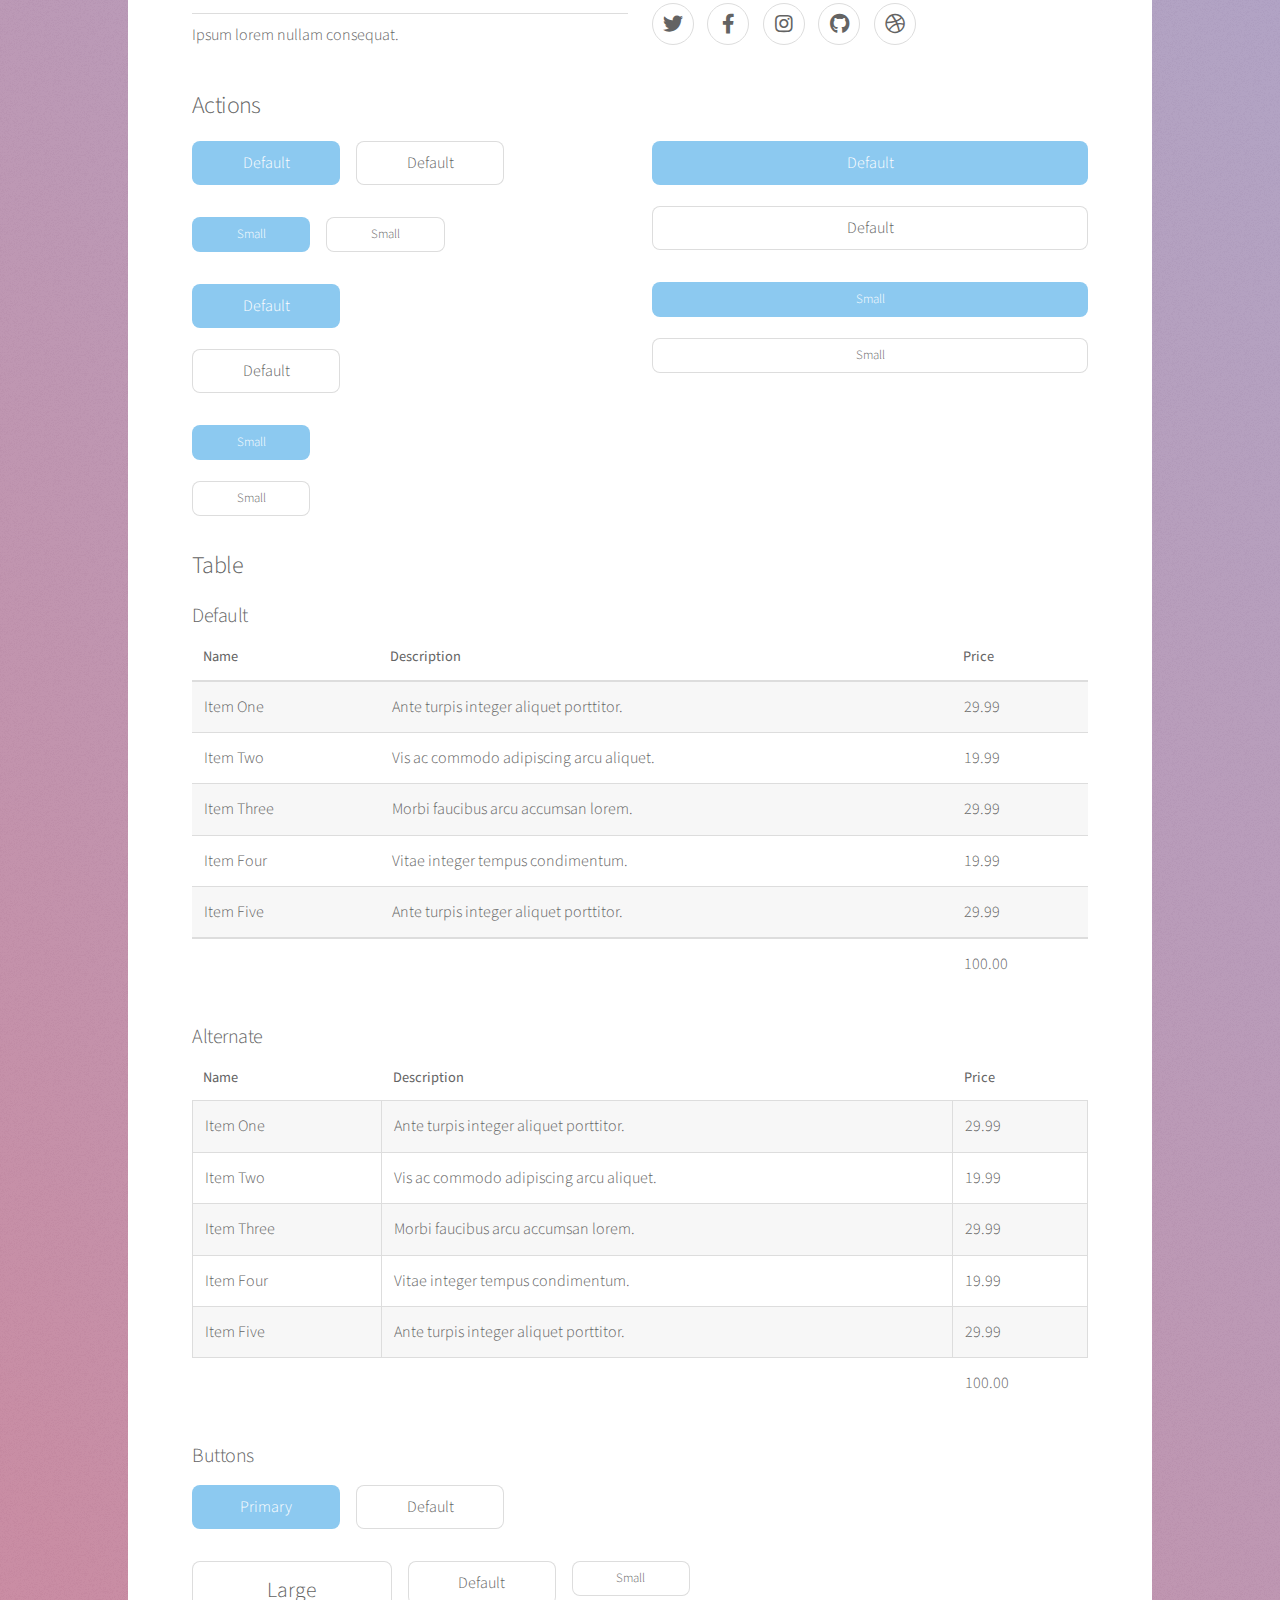
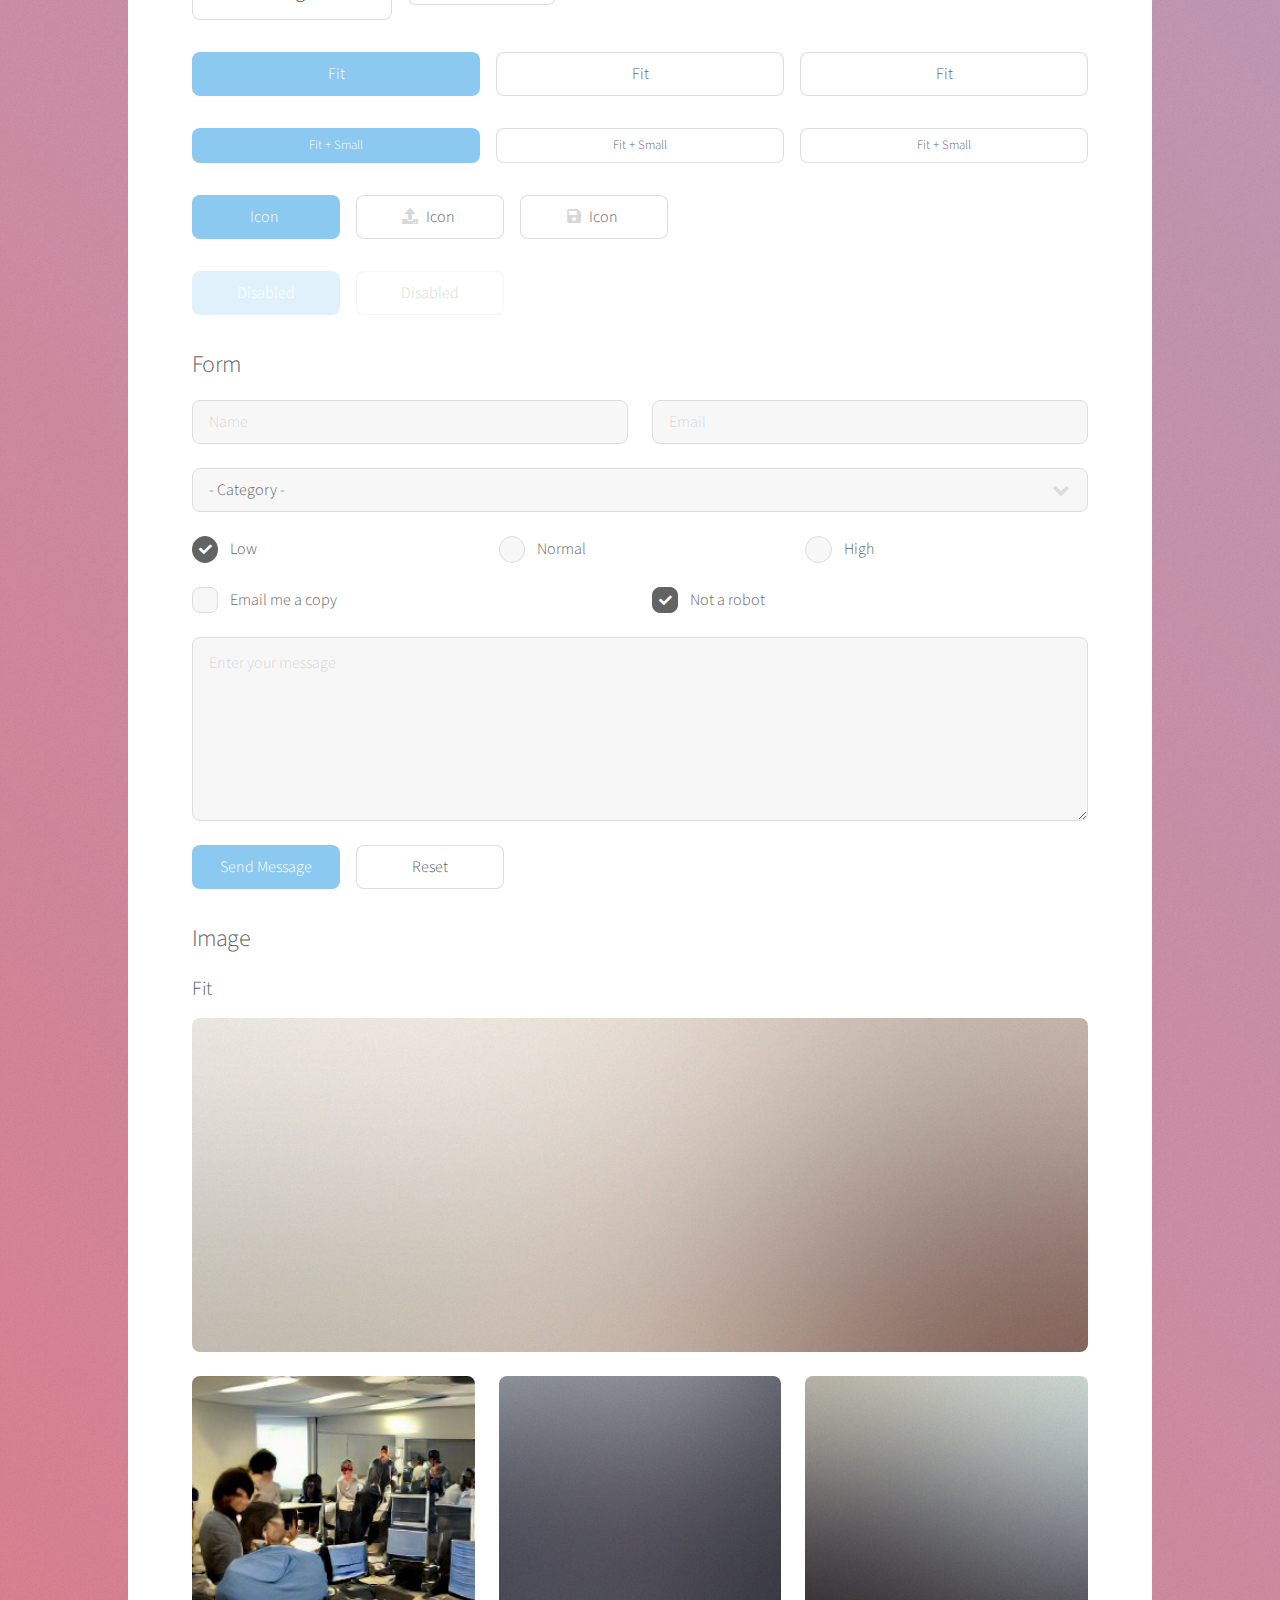
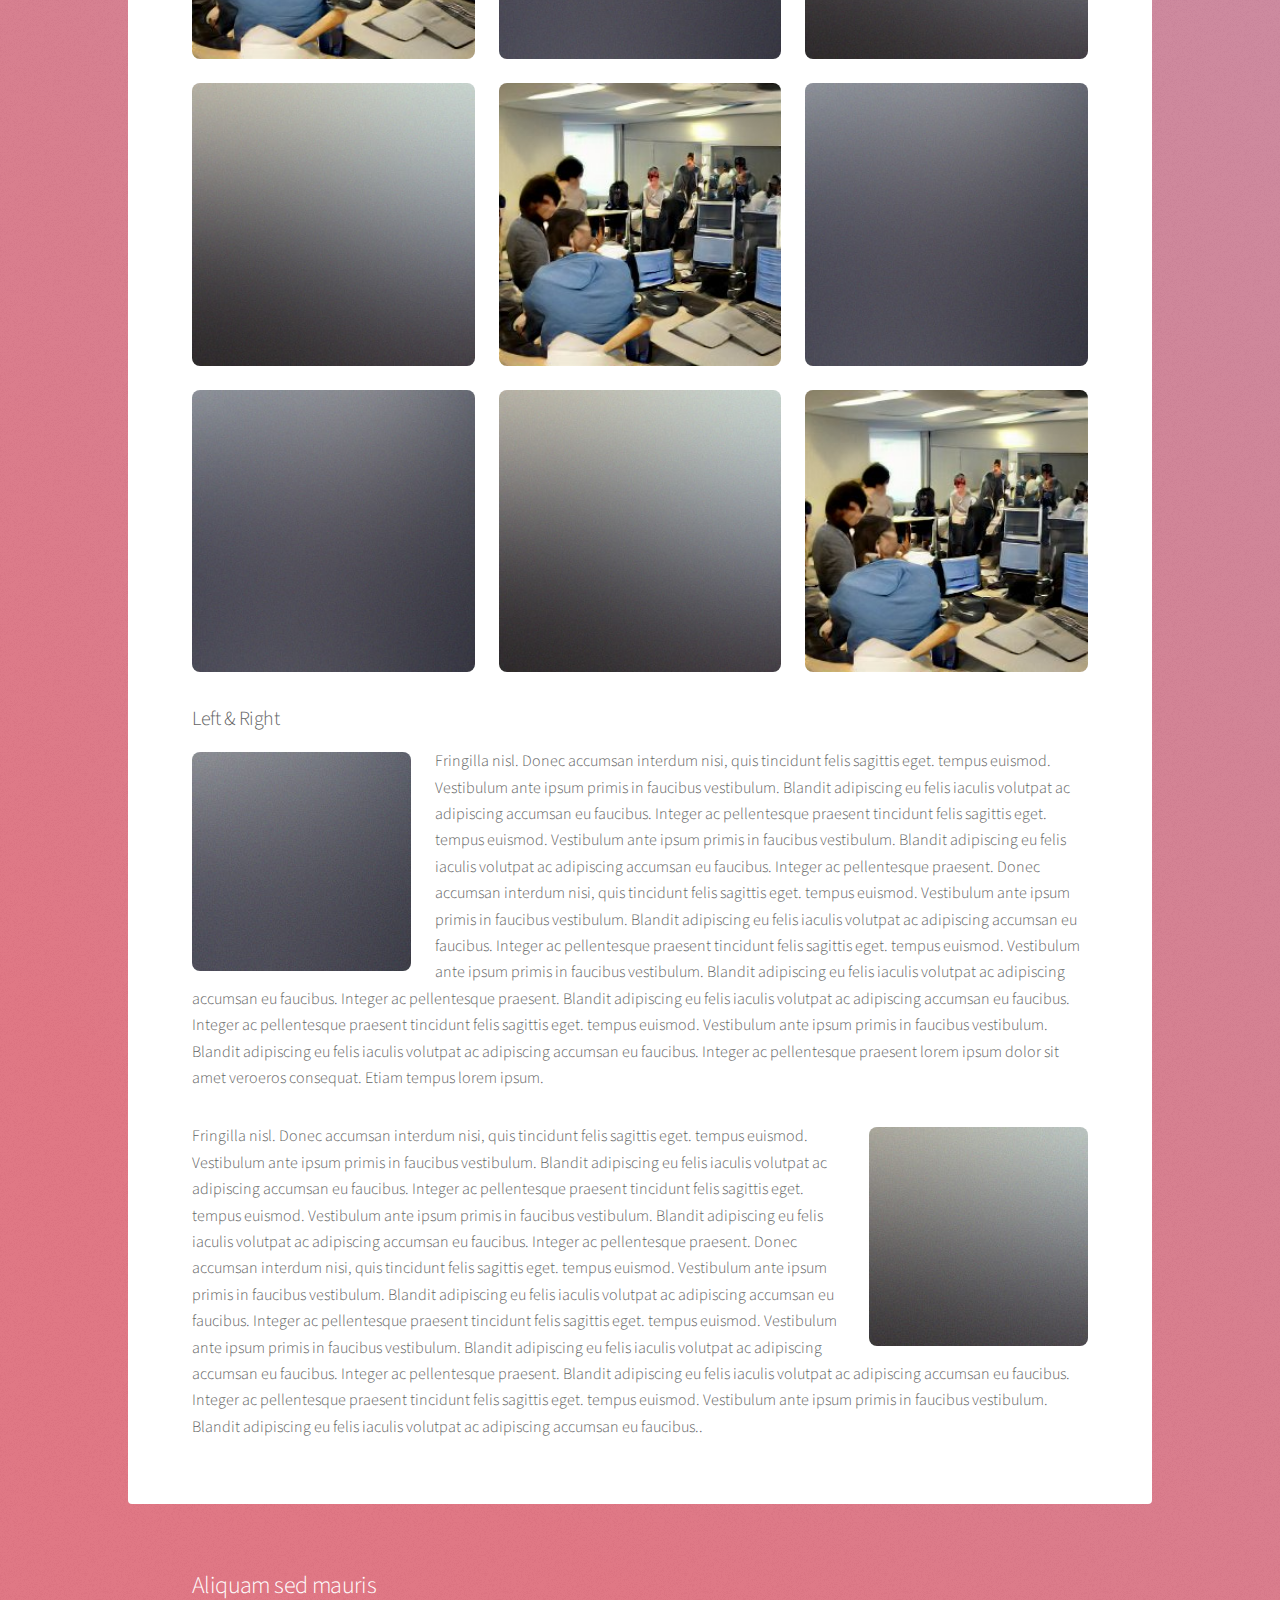
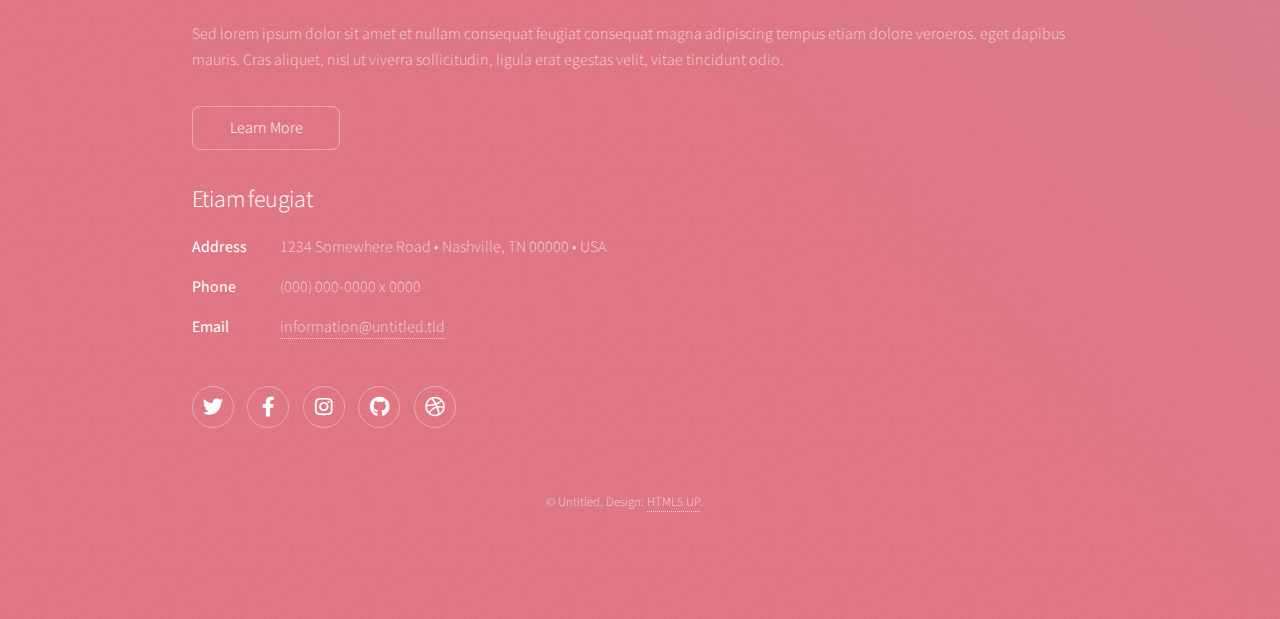
<file: edition2022/elements.html>
<!DOCTYPE HTML>
<!--
	Stellar by HTML5 UP
	html5up.net | @ajlkn
	Free for personal and commercial use under the CCA 3.0 license (html5up.net/license)
-->
<html>
	<head>
		<title>Elements - Stellar by HTML5 UP</title>
		<meta charset="utf-8" />
		<meta name="viewport" content="width=device-width, initial-scale=1, user-scalable=no" />
		<link rel="stylesheet" href="assets/css/main.css" />
		<noscript><link rel="stylesheet" href="assets/css/noscript.css" /></noscript>
	</head>
	<body class="is-preload">

		<!-- Wrapper -->
			<div id="wrapper">

				<!-- Header -->
					<header id="header">
						<h1>Elements</h1>
						<p>Ipsum dolor sit amet nullam</p>
					</header>

				<!-- Main -->
					<div id="main">

						<!-- Content -->
							<section id="content" class="main">

								<!-- Text -->
									<section>
										<h2>Text</h2>
										<p>This is <b>bold</b> and this is <strong>strong</strong>. This is <i>italic</i> and this is <em>emphasized</em>.
										This is <sup>superscript</sup> text and this is <sub>subscript</sub> text.
										This is <u>underlined</u> and this is code: <code>for (;;) { ... }</code>. Finally, <a href="#">this is a link</a>.</p>
										<hr />
										<p>Nunc lacinia ante nunc ac lobortis. Interdum adipiscing gravida odio porttitor sem non mi integer non faucibus ornare mi ut ante amet placerat aliquet. Volutpat eu sed ante lacinia sapien lorem accumsan varius montes viverra nibh in adipiscing blandit tempus accumsan.</p>
										<hr />
										<h2>Heading Level 2</h2>
										<h3>Heading Level 3</h3>
										<h4>Heading Level 4</h4>
										<hr />
										<h3>Blockquote</h3>
										<blockquote>Fringilla nisl. Donec accumsan interdum nisi, quis tincidunt felis sagittis eget tempus euismod. Vestibulum ante ipsum primis in faucibus vestibulum. Blandit adipiscing eu felis iaculis volutpat ac adipiscing accumsan faucibus. Vestibulum ante ipsum primis in faucibus lorem ipsum dolor sit amet nullam adipiscing eu felis.</blockquote>
										<h3>Preformatted</h3>
										<pre><code>i = 0;

while (!deck.isInOrder()) {
    print 'Iteration ' + i;
    deck.shuffle();
    i++;
}

print 'It took ' + i + ' iterations to sort the deck.';</code></pre>
									</section>

								<!-- Lists -->
									<section>
										<h2>Lists</h2>
										<div class="row">
											<div class="col-6 col-12-medium">
												<h3>Unordered</h3>
												<ul>
													<li>Dolor pulvinar magna etiam.</li>
													<li>Sagittis sed lorem adipiscing.</li>
													<li>Felis enim etiam feugiat.</li>
													<li>Ipsum lorem nullam consequat.</li>
												</ul>
												<h3>Alternate</h3>
												<ul class="alt">
													<li>Dolor pulvinar magna etiam.</li>
													<li>Sagittis sed lorem adipiscing.</li>
													<li>Felis enim etiam feugiat.</li>
													<li>Ipsum lorem nullam consequat.</li>
												</ul>
											</div>
											<div class="col-6 col-12-medium">
												<h3>Ordered</h3>
												<ol>
													<li>Dolor pulvinar etiam.</li>
													<li>Etiam vel felis viverra.</li>
													<li>Felis enim feugiat.</li>
													<li>Dolor pulvinar etiam.</li>
													<li>Etiam vel felis lorem.</li>
													<li>Felis enim et feugiat.</li>
												</ol>
												<h3>Icons</h3>
												<ul class="icons">
													<li><a href="#" class="icon brands fa-twitter"><span class="label">Twitter</span></a></li>
													<li><a href="#" class="icon brands fa-facebook-f"><span class="label">Facebook</span></a></li>
													<li><a href="#" class="icon brands fa-instagram"><span class="label">Instagram</span></a></li>
													<li><a href="#" class="icon brands fa-github"><span class="label">GitHub</span></a></li>
													<li><a href="#" class="icon brands fa-dribbble"><span class="label">Dribbble</span></a></li>
												</ul>
												<ul class="icons">
													<li><a href="#" class="icon brands alt fa-twitter"><span class="label">Twitter</span></a></li>
													<li><a href="#" class="icon brands alt fa-facebook-f"><span class="label">Facebook</span></a></li>
													<li><a href="#" class="icon brands alt fa-instagram"><span class="label">Instagram</span></a></li>
													<li><a href="#" class="icon brands alt fa-github"><span class="label">GitHub</span></a></li>
													<li><a href="#" class="icon brands alt fa-dribbble"><span class="label">Dribbble</span></a></li>
												</ul>
											</div>
										</div>
										<h2>Actions</h2>
										<div class="row">
											<div class="col-6 col-12-medium">
												<ul class="actions">
													<li><a href="#" class="button primary">Default</a></li>
													<li><a href="#" class="button">Default</a></li>
												</ul>
												<ul class="actions small">
													<li><a href="#" class="button primary small">Small</a></li>
													<li><a href="#" class="button small">Small</a></li>
												</ul>
												<ul class="actions stacked">
													<li><a href="#" class="button primary">Default</a></li>
													<li><a href="#" class="button">Default</a></li>
												</ul>
												<ul class="actions stacked">
													<li><a href="#" class="button primary small">Small</a></li>
													<li><a href="#" class="button small">Small</a></li>
												</ul>
											</div>
											<div class="col-6 col-12-medium">
												<ul class="actions stacked">
													<li><a href="#" class="button primary fit">Default</a></li>
													<li><a href="#" class="button fit">Default</a></li>
												</ul>
												<ul class="actions stacked">
													<li><a href="#" class="button primary small fit">Small</a></li>
													<li><a href="#" class="button small fit">Small</a></li>
												</ul>
											</div>
										</div>
									</section>

								<!-- Table -->
									<section>
										<h2>Table</h2>
										<h3>Default</h3>
										<div class="table-wrapper">
											<table>
												<thead>
													<tr>
														<th>Name</th>
														<th>Description</th>
														<th>Price</th>
													</tr>
												</thead>
												<tbody>
													<tr>
														<td>Item One</td>
														<td>Ante turpis integer aliquet porttitor.</td>
														<td>29.99</td>
													</tr>
													<tr>
														<td>Item Two</td>
														<td>Vis ac commodo adipiscing arcu aliquet.</td>
														<td>19.99</td>
													</tr>
													<tr>
														<td>Item Three</td>
														<td> Morbi faucibus arcu accumsan lorem.</td>
														<td>29.99</td>
													</tr>
													<tr>
														<td>Item Four</td>
														<td>Vitae integer tempus condimentum.</td>
														<td>19.99</td>
													</tr>
													<tr>
														<td>Item Five</td>
														<td>Ante turpis integer aliquet porttitor.</td>
														<td>29.99</td>
													</tr>
												</tbody>
												<tfoot>
													<tr>
														<td colspan="2"></td>
														<td>100.00</td>
													</tr>
												</tfoot>
											</table>
										</div>

										<h3>Alternate</h3>
										<div class="table-wrapper">
											<table class="alt">
												<thead>
													<tr>
														<th>Name</th>
														<th>Description</th>
														<th>Price</th>
													</tr>
												</thead>
												<tbody>
													<tr>
														<td>Item One</td>
														<td>Ante turpis integer aliquet porttitor.</td>
														<td>29.99</td>
													</tr>
													<tr>
														<td>Item Two</td>
														<td>Vis ac commodo adipiscing arcu aliquet.</td>
														<td>19.99</td>
													</tr>
													<tr>
														<td>Item Three</td>
														<td> Morbi faucibus arcu accumsan lorem.</td>
														<td>29.99</td>
													</tr>
													<tr>
														<td>Item Four</td>
														<td>Vitae integer tempus condimentum.</td>
														<td>19.99</td>
													</tr>
													<tr>
														<td>Item Five</td>
														<td>Ante turpis integer aliquet porttitor.</td>
														<td>29.99</td>
													</tr>
												</tbody>
												<tfoot>
													<tr>
														<td colspan="2"></td>
														<td>100.00</td>
													</tr>
												</tfoot>
											</table>
										</div>
									</section>

								<!-- Buttons -->
									<section>
										<h3>Buttons</h3>
										<ul class="actions">
											<li><a href="#" class="button primary">Primary</a></li>
											<li><a href="#" class="button">Default</a></li>
										</ul>
										<ul class="actions">
											<li><a href="#" class="button large">Large</a></li>
											<li><a href="#" class="button">Default</a></li>
											<li><a href="#" class="button small">Small</a></li>
										</ul>
										<ul class="actions fit">
											<li><a href="#" class="button primary fit">Fit</a></li>
											<li><a href="#" class="button fit">Fit</a></li>
											<li><a href="#" class="button fit">Fit</a></li>
										</ul>
										<ul class="actions fit small">
											<li><a href="#" class="button primary fit small">Fit + Small</a></li>
											<li><a href="#" class="button fit small">Fit + Small</a></li>
											<li><a href="#" class="button fit small">Fit + Small</a></li>
										</ul>
										<ul class="actions">
											<li><a href="#" class="button primary icon solidfa-download">Icon</a></li>
											<li><a href="#" class="button icon solid fa-upload">Icon</a></li>
											<li><a href="#" class="button icon solid fa-save">Icon</a></li>
										</ul>
										<ul class="actions">
											<li><span class="button primary disabled">Disabled</span></li>
											<li><span class="button disabled">Disabled</span></li>
										</ul>
									</section>

								<!-- Form -->
									<section>
										<h2>Form</h2>
										<form method="post" action="#">
											<div class="row gtr-uniform">
												<div class="col-6 col-12-xsmall">
													<input type="text" name="demo-name" id="demo-name" value="" placeholder="Name" />
												</div>
												<div class="col-6 col-12-xsmall">
													<input type="email" name="demo-email" id="demo-email" value="" placeholder="Email" />
												</div>
												<div class="col-12">
													<select name="demo-category" id="demo-category">
														<option value="">- Category -</option>
														<option value="1">Manufacturing</option>
														<option value="1">Shipping</option>
														<option value="1">Administration</option>
														<option value="1">Human Resources</option>
													</select>
												</div>
												<div class="col-4 col-12-small">
													<input type="radio" id="demo-priority-low" name="demo-priority" checked>
													<label for="demo-priority-low">Low</label>
												</div>
												<div class="col-4 col-12-small">
													<input type="radio" id="demo-priority-normal" name="demo-priority">
													<label for="demo-priority-normal">Normal</label>
												</div>
												<div class="col-4 col-12-small">
													<input type="radio" id="demo-priority-high" name="demo-priority">
													<label for="demo-priority-high">High</label>
												</div>
												<div class="col-6 col-12-small">
													<input type="checkbox" id="demo-copy" name="demo-copy">
													<label for="demo-copy">Email me a copy</label>
												</div>
												<div class="col-6 col-12-small">
													<input type="checkbox" id="demo-human" name="demo-human" checked>
													<label for="demo-human">Not a robot</label>
												</div>
												<div class="col-12">
													<textarea name="demo-message" id="demo-message" placeholder="Enter your message" rows="6"></textarea>
												</div>
												<div class="col-12">
													<ul class="actions">
														<li><input type="submit" value="Send Message" class="primary" /></li>
														<li><input type="reset" value="Reset" /></li>
													</ul>
												</div>
											</div>
										</form>
									</section>

								<!-- Image -->
									<section>
										<h2>Image</h2>
										<h3>Fit</h3>
										<div class="box alt">
											<div class="row gtr-uniform">
												<div class="col-12"><span class="image fit"><img src="images/pic04.jpg" alt="" /></span></div>
												<div class="col-4"><span class="image fit"><img src="images/pic01.jpg" alt="" /></span></div>
												<div class="col-4"><span class="image fit"><img src="images/pic02.jpg" alt="" /></span></div>
												<div class="col-4"><span class="image fit"><img src="images/pic03.jpg" alt="" /></span></div>
												<div class="col-4"><span class="image fit"><img src="images/pic03.jpg" alt="" /></span></div>
												<div class="col-4"><span class="image fit"><img src="images/pic01.jpg" alt="" /></span></div>
												<div class="col-4"><span class="image fit"><img src="images/pic02.jpg" alt="" /></span></div>
												<div class="col-4"><span class="image fit"><img src="images/pic02.jpg" alt="" /></span></div>
												<div class="col-4"><span class="image fit"><img src="images/pic03.jpg" alt="" /></span></div>
												<div class="col-4"><span class="image fit"><img src="images/pic01.jpg" alt="" /></span></div>
											</div>
										</div>
										<h3>Left &amp; Right</h3>
										<p><span class="image left"><img src="images/pic05.jpg" alt="" /></span>Fringilla nisl. Donec accumsan interdum nisi, quis tincidunt felis sagittis eget. tempus euismod. Vestibulum ante ipsum primis in faucibus vestibulum. Blandit adipiscing eu felis iaculis volutpat ac adipiscing accumsan eu faucibus. Integer ac pellentesque praesent tincidunt felis sagittis eget. tempus euismod. Vestibulum ante ipsum primis in faucibus vestibulum. Blandit adipiscing eu felis iaculis volutpat ac adipiscing accumsan eu faucibus. Integer ac pellentesque praesent. Donec accumsan interdum nisi, quis tincidunt felis sagittis eget. tempus euismod. Vestibulum ante ipsum primis in faucibus vestibulum. Blandit adipiscing eu felis iaculis volutpat ac adipiscing accumsan eu faucibus. Integer ac pellentesque praesent tincidunt felis sagittis eget. tempus euismod. Vestibulum ante ipsum primis in faucibus vestibulum. Blandit adipiscing eu felis iaculis volutpat ac adipiscing accumsan eu faucibus. Integer ac pellentesque praesent. Blandit adipiscing eu felis iaculis volutpat ac adipiscing accumsan eu faucibus. Integer ac pellentesque praesent tincidunt felis sagittis eget. tempus euismod. Vestibulum ante ipsum primis in faucibus vestibulum. Blandit adipiscing eu felis iaculis volutpat ac adipiscing accumsan eu faucibus. Integer ac pellentesque praesent lorem ipsum dolor sit amet veroeros consequat. Etiam tempus lorem ipsum.</p>
										<p><span class="image right"><img src="images/pic06.jpg" alt="" /></span>Fringilla nisl. Donec accumsan interdum nisi, quis tincidunt felis sagittis eget. tempus euismod. Vestibulum ante ipsum primis in faucibus vestibulum. Blandit adipiscing eu felis iaculis volutpat ac adipiscing accumsan eu faucibus. Integer ac pellentesque praesent tincidunt felis sagittis eget. tempus euismod. Vestibulum ante ipsum primis in faucibus vestibulum. Blandit adipiscing eu felis iaculis volutpat ac adipiscing accumsan eu faucibus. Integer ac pellentesque praesent. Donec accumsan interdum nisi, quis tincidunt felis sagittis eget. tempus euismod. Vestibulum ante ipsum primis in faucibus vestibulum. Blandit adipiscing eu felis iaculis volutpat ac adipiscing accumsan eu faucibus. Integer ac pellentesque praesent tincidunt felis sagittis eget. tempus euismod. Vestibulum ante ipsum primis in faucibus vestibulum. Blandit adipiscing eu felis iaculis volutpat ac adipiscing accumsan eu faucibus. Integer ac pellentesque praesent. Blandit adipiscing eu felis iaculis volutpat ac adipiscing accumsan eu faucibus. Integer ac pellentesque praesent tincidunt felis sagittis eget. tempus euismod. Vestibulum ante ipsum primis in faucibus vestibulum. Blandit adipiscing eu felis iaculis volutpat ac adipiscing accumsan eu faucibus..</p>
									</section>

							</section>

					</div>

				<!-- Footer -->
					<footer id="footer">
						<section>
							<h2>Aliquam sed mauris</h2>
							<p>Sed lorem ipsum dolor sit amet et nullam consequat feugiat consequat magna adipiscing tempus etiam dolore veroeros. eget dapibus mauris. Cras aliquet, nisl ut viverra sollicitudin, ligula erat egestas velit, vitae tincidunt odio.</p>
							<ul class="actions">
								<li><a href="#" class="button">Learn More</a></li>
							</ul>
						</section>
						<section>
							<h2>Etiam feugiat</h2>
							<dl class="alt">
								<dt>Address</dt>
								<dd>1234 Somewhere Road &bull; Nashville, TN 00000 &bull; USA</dd>
								<dt>Phone</dt>
								<dd>(000) 000-0000 x 0000</dd>
								<dt>Email</dt>
								<dd><a href="#">information@untitled.tld</a></dd>
							</dl>
							<ul class="icons">
								<li><a href="#" class="icon brands fa-twitter alt"><span class="label">Twitter</span></a></li>
								<li><a href="#" class="icon brands fa-facebook-f alt"><span class="label">Facebook</span></a></li>
								<li><a href="#" class="icon brands fa-instagram alt"><span class="label">Instagram</span></a></li>
								<li><a href="#" class="icon brands fa-github alt"><span class="label">GitHub</span></a></li>
								<li><a href="#" class="icon brands fa-dribbble alt"><span class="label">Dribbble</span></a></li>
							</ul>
						</section>
						<p class="copyright">&copy; Untitled. Design: <a href="https://html5up.net">HTML5 UP</a>.</p>
					</footer>

			</div>

		<!-- Scripts -->
			<script src="assets/js/jquery.min.js"></script>
			<script src="assets/js/jquery.scrollex.min.js"></script>
			<script src="assets/js/jquery.scrolly.min.js"></script>
			<script src="assets/js/browser.min.js"></script>
			<script src="assets/js/breakpoints.min.js"></script>
			<script src="assets/js/util.js"></script>
			<script src="assets/js/main.js"></script>

	</body>
</html>
</file>
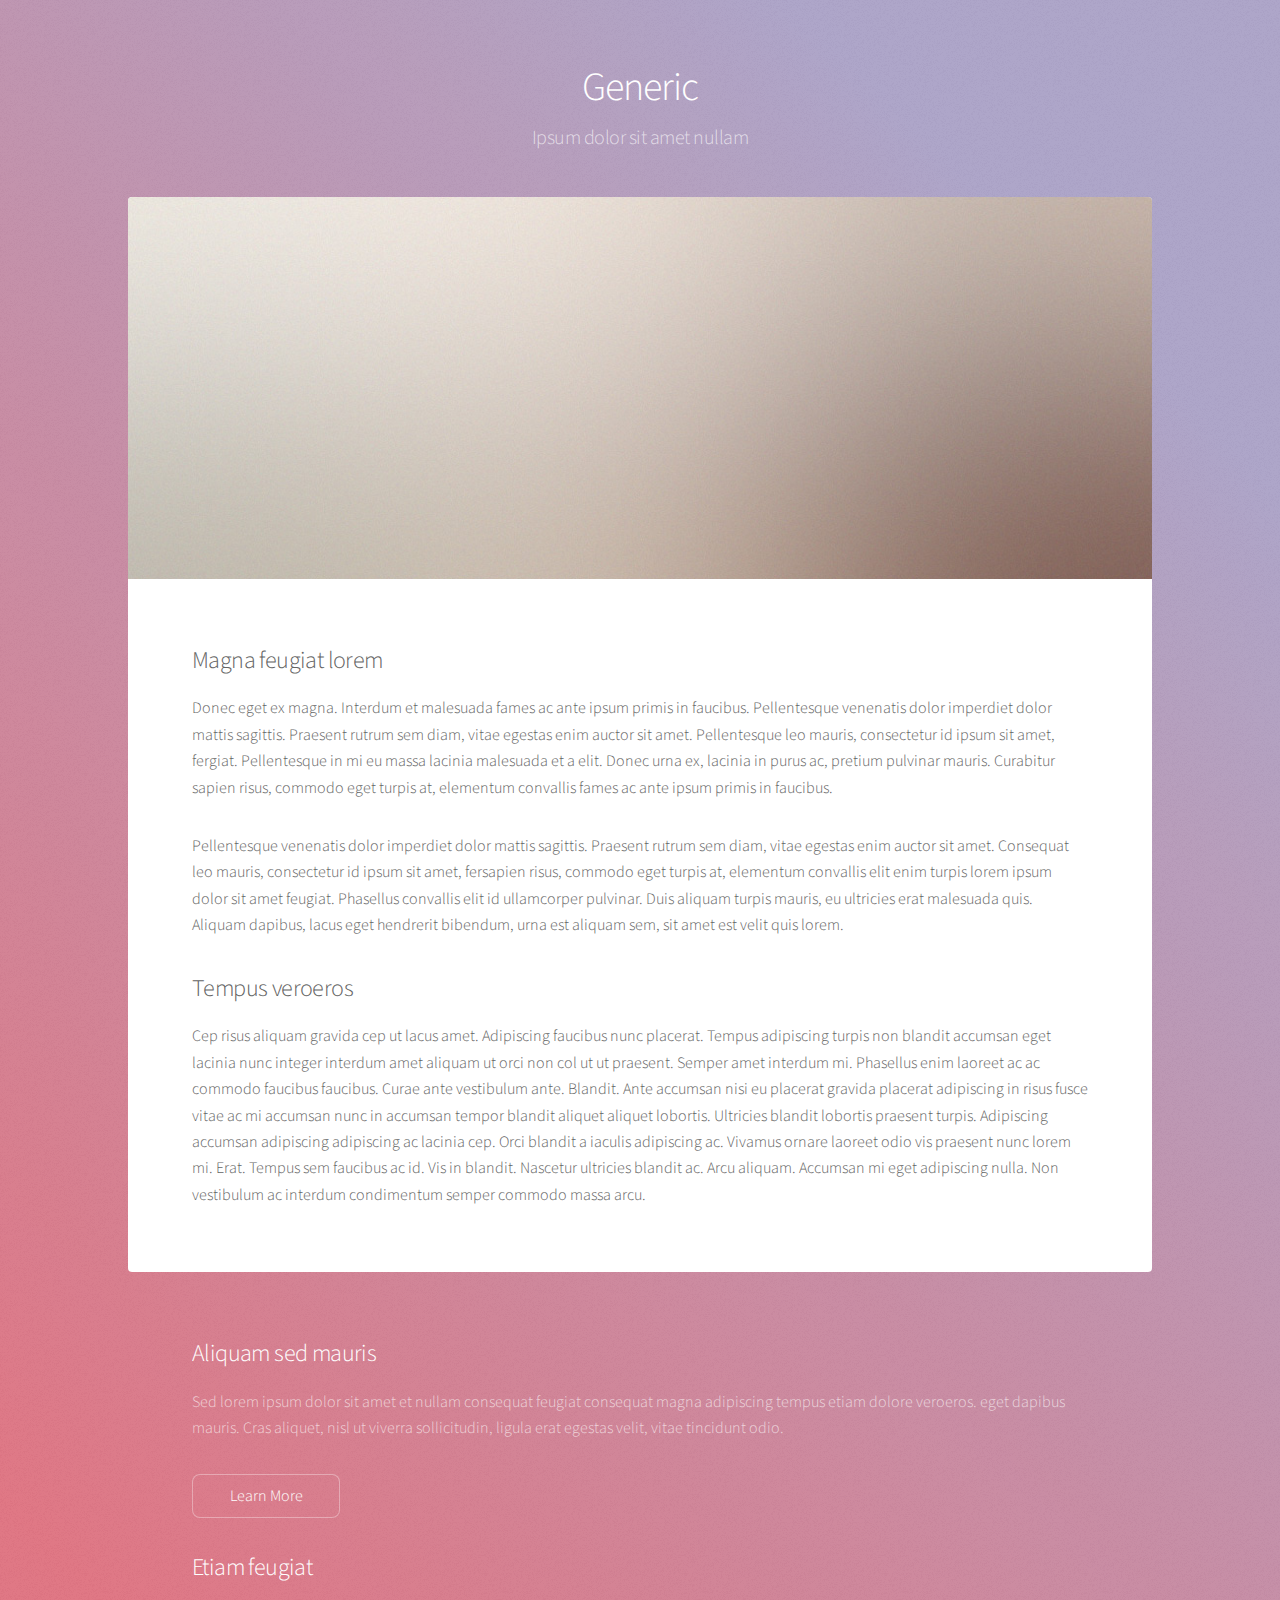
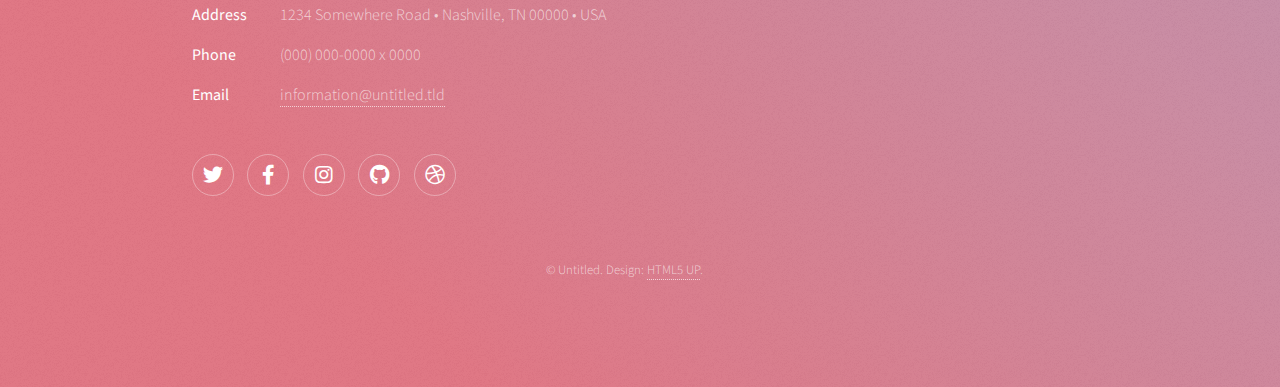
<file: edition2022/generic.html>
<!DOCTYPE HTML>
<!--
	Stellar by HTML5 UP
	html5up.net | @ajlkn
	Free for personal and commercial use under the CCA 3.0 license (html5up.net/license)
-->
<html>
	<head>
		<title>Generic - Stellar by HTML5 UP</title>
		<meta charset="utf-8" />
		<meta name="viewport" content="width=device-width, initial-scale=1, user-scalable=no" />
		<link rel="stylesheet" href="assets/css/main.css" />
		<noscript><link rel="stylesheet" href="assets/css/noscript.css" /></noscript>
	</head>
	<body class="is-preload">

		<!-- Wrapper -->
			<div id="wrapper">

				<!-- Header -->
					<header id="header">
						<h1>Generic</h1>
						<p>Ipsum dolor sit amet nullam</p>
					</header>

				<!-- Main -->
					<div id="main">

						<!-- Content -->
							<section id="content" class="main">
								<span class="image main"><img src="images/pic04.jpg" alt="" /></span>
								<h2>Magna feugiat lorem</h2>
								<p>Donec eget ex magna. Interdum et malesuada fames ac ante ipsum primis in faucibus. Pellentesque venenatis dolor imperdiet dolor mattis sagittis. Praesent rutrum sem diam, vitae egestas enim auctor sit amet. Pellentesque leo mauris, consectetur id ipsum sit amet, fergiat. Pellentesque in mi eu massa lacinia malesuada et a elit. Donec urna ex, lacinia in purus ac, pretium pulvinar mauris. Curabitur sapien risus, commodo eget turpis at, elementum convallis fames ac ante ipsum primis in faucibus.</p>
								<p>Pellentesque venenatis dolor imperdiet dolor mattis sagittis. Praesent rutrum sem diam, vitae egestas enim auctor sit amet. Consequat leo mauris, consectetur id ipsum sit amet, fersapien risus, commodo eget turpis at, elementum convallis elit enim turpis lorem ipsum dolor sit amet feugiat. Phasellus convallis elit id ullamcorper pulvinar. Duis aliquam turpis mauris, eu ultricies erat malesuada quis. Aliquam dapibus, lacus eget hendrerit bibendum, urna est aliquam sem, sit amet est velit quis lorem.</p>
								<h2>Tempus veroeros</h2>
								<p>Cep risus aliquam gravida cep ut lacus amet. Adipiscing faucibus nunc placerat. Tempus adipiscing turpis non blandit accumsan eget lacinia nunc integer interdum amet aliquam ut orci non col ut ut praesent. Semper amet interdum mi. Phasellus enim laoreet ac ac commodo faucibus faucibus. Curae ante vestibulum ante. Blandit. Ante accumsan nisi eu placerat gravida placerat adipiscing in risus fusce vitae ac mi accumsan nunc in accumsan tempor blandit aliquet aliquet lobortis. Ultricies blandit lobortis praesent turpis. Adipiscing accumsan adipiscing adipiscing ac lacinia cep. Orci blandit a iaculis adipiscing ac. Vivamus ornare laoreet odio vis praesent nunc lorem mi. Erat. Tempus sem faucibus ac id. Vis in blandit. Nascetur ultricies blandit ac. Arcu aliquam. Accumsan mi eget adipiscing nulla. Non vestibulum ac interdum condimentum semper commodo massa arcu.</p>
							</section>

					</div>

				<!-- Footer -->
					<footer id="footer">
						<section>
							<h2>Aliquam sed mauris</h2>
							<p>Sed lorem ipsum dolor sit amet et nullam consequat feugiat consequat magna adipiscing tempus etiam dolore veroeros. eget dapibus mauris. Cras aliquet, nisl ut viverra sollicitudin, ligula erat egestas velit, vitae tincidunt odio.</p>
							<ul class="actions">
								<li><a href="#" class="button">Learn More</a></li>
							</ul>
						</section>
						<section>
							<h2>Etiam feugiat</h2>
							<dl class="alt">
								<dt>Address</dt>
								<dd>1234 Somewhere Road &bull; Nashville, TN 00000 &bull; USA</dd>
								<dt>Phone</dt>
								<dd>(000) 000-0000 x 0000</dd>
								<dt>Email</dt>
								<dd><a href="#">information@untitled.tld</a></dd>
							</dl>
							<ul class="icons">
								<li><a href="#" class="icon brands fa-twitter alt"><span class="label">Twitter</span></a></li>
								<li><a href="#" class="icon brands fa-facebook-f alt"><span class="label">Facebook</span></a></li>
								<li><a href="#" class="icon brands fa-instagram alt"><span class="label">Instagram</span></a></li>
								<li><a href="#" class="icon brands fa-github alt"><span class="label">GitHub</span></a></li>
								<li><a href="#" class="icon brands fa-dribbble alt"><span class="label">Dribbble</span></a></li>
							</ul>
						</section>
						<p class="copyright">&copy; Untitled. Design: <a href="https://html5up.net">HTML5 UP</a>.</p>
					</footer>

			</div>

		<!-- Scripts -->
			<script src="assets/js/jquery.min.js"></script>
			<script src="assets/js/jquery.scrollex.min.js"></script>
			<script src="assets/js/jquery.scrolly.min.js"></script>
			<script src="assets/js/browser.min.js"></script>
			<script src="assets/js/breakpoints.min.js"></script>
			<script src="assets/js/util.js"></script>
			<script src="assets/js/main.js"></script>

	</body>
</html>
</file>
<file: edition2022/assets/css/noscript.css>
/*
	Stellar by HTML5 UP
	html5up.net | @ajlkn
	Free for personal and commercial use under the CCA 3.0 license (html5up.net/license)
*/

/* Header */

	body.is-preload #header.alt > * {
		opacity: 1;
	}

	body.is-preload #header.alt .logo {
		-moz-transform: none;
		-webkit-transform: none;
		-ms-transform: none;
		transform: none;
	}
</file>
<file: edition2022/assets/css/main.css>
@import url(fontawesome-all.min.css);
@import 'https://fonts.googleapis.com/css?family=Source+Sans+Pro:300,400';

/*
	Stellar by HTML5 UP
	html5up.net | @ajlkn
	Free for personal and commercial use under the CCA 3.0 license (html5up.net/license)
*/

html, body, div, span, applet, object,
iframe, h1, h2, h3, h4, h5, h6, p, blockquote,
pre, a, abbr, acronym, address, big, cite,
code, del, dfn, em, img, ins, kbd, q, s, samp,
small, strike, strong, sub, sup, tt, var, b,
u, i, center, dl, dt, dd, ol, ul, li, fieldset,
form, label, legend, table, caption, tbody,
tfoot, thead, tr, th, td, article, aside,
canvas, details, embed, figure, figcaption,
footer, header, hgroup, menu, nav, output, ruby,
section, summary, time, mark, audio, video {
	margin: 0;
	padding: 0;
	border: 0;
	font-size: 100%;
	font: inherit;
	vertical-align: baseline;}

article, aside, details, figcaption, figure,
footer, header, hgroup, menu, nav, section {
	display: block;}

body {
	line-height: 1;
}

ol, ul {
	list-style: none;
}

blockquote, q {
	quotes: none;
}

	blockquote:before, blockquote:after, q:before, q:after {
		content: '';
		content: none;
	}

table {
	border-collapse: collapse;
	border-spacing: 0;
}

body {
	-webkit-text-size-adjust: none;
}

mark {
	background-color: transparent;
	color: inherit;
}

input::-moz-focus-inner {
	border: 0;
	padding: 0;
}

input, select, textarea {
	-moz-appearance: none;
	-webkit-appearance: none;
	-ms-appearance: none;
	appearance: none;
}

/* Basic */

	@-ms-viewport {
		width: device-width;
	}

	body {
		-ms-overflow-style: scrollbar;
	}

	@media screen and (max-width: 480px) {

		html, body {
			min-width: 320px;
		}

	}

	html {
		box-sizing: border-box;
	}

	*, *:before, *:after {
		box-sizing: inherit;
	}

	body {
		background-color: #f1f1f2;
		background-image: url("images/overlay.png"), -moz-linear-gradient(45deg, #e37682 15%, #afa6c9 85%);
		background-image: url("images/overlay.png"), -webkit-linear-gradient(45deg, #e37682 15%, #afa6c9 85%);
		background-image: url("images/overlay.png"), -ms-linear-gradient(45deg, #e37682 15%, #afa6c9 85%);
		background-image: url("images/overlay.png"), linear-gradient(45deg, #e37682 15%, #afa6c9 85%);
	}

		body.is-preload *, body.is-preload *:before, body.is-preload *:after {
			-moz-animation: none !important;
			-webkit-animation: none !important;
			-ms-animation: none !important;
			animation: none !important;
			-moz-transition: none !important;
			-webkit-transition: none !important;
			-ms-transition: none !important;
			transition: none !important;
		}

/*************************
 * GRID SCHEDULE LAYOUT
 *************************/
@media screen and (min-width:700px) {
  .schedule {
    display: grid;
    grid-gap: 0.3em;
    grid-template-rows:
      [tracks] 1fr
      [time-0900] 0.7em
      [time-0915] 0.7em
      [time-0930] 0.7em
      [time-0945] 0.7em
      [time-1000] 0.7em
      [time-1015] 0.7em
      [time-1030] 0.7em
      [time-1045] 0.7em
      [time-1100] 0.7em
      [time-1115] 0.7em
      [time-1130] 0.7em
      [time-1145] 0.7em
      [time-1200] 0.7em
      [time-1215] 0.7em
      [time-1230] 0.7em
      [time-1245] 0.7em
      [time-1300] 0.7em
      [time-1315] 0.7em
      [time-1330] 0.7em
      [time-1345] 0.7em
      [time-1400] 0.7em
      [time-1415] 0.7em
      [time-1430] 0.7em
      [time-1445] 0.7em
      [time-1500] 0.7em
      [time-1515] 0.7em
      [time-1530] 0.7em
      [time-1545] 0.7em
      [time-1600] 0.7em
      [time-1615] 0.7em
      [time-1630] 0.7em
      [time-1645] 0.7em
      [time-1700] 0.7em
      [time-1715] 0.7em
      [time-1730] 0.7em
      [time-1745] 0.7em
      [time-1800] 0.7em;

      /* Note 1:
      Use 24hr time for gridline names for simplicity

      Note 2: Use "auto" instead of "1fr" for a more compact schedule where height of a slot is not proportional to the session length. Implementing a "compact" shortcode attribute might make sense for this!
      Try 0.5fr for more compact equal rows. I don't quite understand how that works :)
      */
    
    grid-template-columns:
      [times] 4em
      [track-1-start] 1fr
      [track-1-end track-3-start] 1em
      [track-3-end track-2-start] 1fr
      [track-2-end];
  }
}

.time-slot {
  grid-column: times;
}

.track-slot {
  display: none; /* hidden on small screens and browsers without grid support */
}

@supports( display:grid ) {
  @media screen and (min-width:700px) {
    .track-slot {
      display: block;
      padding: 10px 5px 5px;
      position: sticky;
      top: 0;
      z-index: 1000;
      background-color: rgba(255,255,255,.9);
    }
  }
}

/* Small-screen & fallback styles */
.session {
  margin-bottom:  1em;
}

@supports( display:grid ) {
  @media screen and (min-width: 700px) {
    .session {
      margin: 0;
    } 
  }
}

/*************************
 * VISUAL STYLES
 * Design-y stuff ot particularly important to the demo
 *************************/


.session {
  padding: .5em;
  border-radius: 2px;
  font-size: 14px;
  box-shadow:
    rgba(255,255,255,.6) 1px 1px 0,
    rgba(0,0,0,.3) 4px 4px 0;
}

.session-title,
.session-time,
.session-track,
.session-presenter {
  display: block;
}

.session-title {
  margin: 0;
  font-size: 1.2em;
  font-weight: bold;
  color: orange;
}

.session-title a {
  color: #fff;
  text-decoration-style: dotted;
  
  &:hover {
    font-style: italic;
  }
  
  &:focus {
    outline: 2px dotted rgba(255,255,255,.8);
  }
}

.track-slot,
.time-slot {
  font-weight: bold;
  font-size:.75em;
}

.track-1 {
  background-color: #1259B2;
  color: #fff;
}

.track-2 {
  background-color: #3d8c3d;
  color: #fff;
}

.track-3 {
  display: flex;
  align-items: center;
  background-color: #1259B2;
  color: #fff;
}

.track-4 {
  background-color: #d76900;
  color: #fff;
}

.track-all {
  display: flex;
  justify-content: center;
  align-items: center;
  background: #ccc;
  color: #000;
  box-shadow: none;
}

.text {
  max-width: 750px;
  font-size: 18px;
  margin: 0 auto 50px;
}

.meta {
  color: #555;
  font-style: italic;
}

.meta a {
  color: #555;
}

hr {
  margin: 40px 0;
}


/* Type */

	body {
		background-color: #f1f1f2;
		color: rgba(255, 255, 255, 0.65);
	}

	body, input, select, textarea {
		font-family: "Source Sans Pro", Helvetica, sans-serif;
		font-size: 17pt;
		font-weight: 300;
		line-height: 1.65;
	}

		@media screen and (max-width: 1680px) {

			body, input, select, textarea {
				font-size: 14pt;
			}

		}

		@media screen and (max-width: 1280px) {

			body, input, select, textarea {
				font-size: 12pt;
			}

		}

		@media screen and (max-width: 360px) {

			body, input, select, textarea {
				font-size: 11pt;
			}

		}

	a {
		-moz-transition: color 0.2s ease, border-bottom 0.2s ease;
		-webkit-transition: color 0.2s ease, border-bottom 0.2s ease;
		-ms-transition: color 0.2s ease, border-bottom 0.2s ease;
		transition: color 0.2s ease, border-bottom 0.2s ease;
		text-decoration: none;
		border-bottom: dotted 1px;
		color: inherit;
	}

		a:hover {
			border-bottom-color: transparent;
		}

	strong, b {
		font-weight: 400;
	}

	em, i {
		font-style: italic;
	}

	p {
		margin: 0 0 2em 0;
	}

		p.content {
			-moz-columns: 20em 2;
			-webkit-columns: 20em 2;
			-ms-columns: 20em 2;
			columns: 20em 2;
			-moz-column-gap: 2em;
			-webkit-column-gap: 2em;
			-ms-column-gap: 2em;
			column-gap: 2em;
			text-align: justify;
		}

	h1, h2, h3, h4, h5, h6 {
		font-weight: 300;
		line-height: 1.5;
		margin: 0 0 0.7em 0;
		letter-spacing: -0.025em;
	}

		h1 a, h2 a, h3 a, h4 a, h5 a, h6 a {
			color: inherit;
			text-decoration: none;
		}

	h1 {
		font-size: 2.5em;
		line-height: 1.2;
	}

	h2 {
		font-size: 1.5em;
	}

	h3 {
		font-size: 1.25em;
	}

	h4 {
		font-size: 1.1em;
	}

	h5 {
		font-size: 0.9em;
	}

	h6 {
		font-size: 0.7em;
	}

	@media screen and (max-width: 736px) {

		h1 {
			font-size: 2em;
		}

	}

	sub {
		font-size: 0.8em;
		position: relative;
		top: 0.5em;
	}

	sup {
		font-size: 0.8em;
		position: relative;
		top: -0.5em;
	}

	blockquote {
		border-left: solid 4px;
		font-style: italic;
		margin: 0 0 2em 0;
		padding: 0.5em 0 0.5em 2em;
	}

	code {
		border-radius: 8px;
		border: solid 1px;
		font-family: "Courier New", monospace;
		font-size: 0.9em;
		margin: 0 0.25em;
		padding: 0.25em 0.65em;
	}

	pre {
		-webkit-overflow-scrolling: touch;
		font-family: "Courier New", monospace;
		font-size: 0.9em;
		margin: 0 0 2em 0;
	}

		pre code {
			display: block;
			line-height: 1.75;
			padding: 1em 1.5em;
			overflow-x: auto;
		}

	hr {
		border: 0;
		border-bottom: solid 1px;
		margin: 2em 0;
	}

		hr.major {
			margin: 3em 0;
		}

	.align-left {
		text-align: left;
	}

	.align-center {
		text-align: center;
	}

	.align-right {
		text-align: right;
	}

	input, select, textarea {
		color: #ffffff;
	}

	a:hover {
		color: #ffffff;
	}

	strong, b {
		color: #ffffff;
	}

	h1, h2, h3, h4, h5, h6 {
		color: #ffffff;
	}

	blockquote {
		border-left-color: rgba(255, 255, 255, 0.35);
	}

	code {
		background: rgba(255, 255, 255, 0.075);
		border-color: rgba(255, 255, 255, 0.35);
	}

	hr {
		border-bottom-color: rgba(255, 255, 255, 0.35);
	}

/* Row */

	.row {
		display: flex;
		flex-wrap: wrap;
		box-sizing: border-box;
		align-items: stretch;
	}

		.row > * {
			box-sizing: border-box;
		}

		.row.gtr-uniform > * > :last-child {
			margin-bottom: 0;
		}

		.row.aln-left {
			justify-content: flex-start;
		}

		.row.aln-center {
			justify-content: center;
		}

		.row.aln-right {
			justify-content: flex-end;
		}

		.row.aln-top {
			align-items: flex-start;
		}

		.row.aln-middle {
			align-items: center;
		}

		.row.aln-bottom {
			align-items: flex-end;
		}

		.row > .imp {
			order: -1;
		}

		.row > .col-1 {
			width: 8.33333%;
		}

		.row > .off-1 {
			margin-left: 8.33333%;
		}

		.row > .col-2 {
			width: 16.66667%;
		}

		.row > .off-2 {
			margin-left: 16.66667%;
		}

		.row > .col-3 {
			width: 25%;
		}

		.row > .off-3 {
			margin-left: 25%;
		}

		.row > .col-4 {
			width: 33.33333%;
		}

		.row > .off-4 {
			margin-left: 33.33333%;
		}

		.row > .col-5 {
			width: 41.66667%;
		}

		.row > .off-5 {
			margin-left: 41.66667%;
		}

		.row > .col-6 {
			width: 50%;
		}

		.row > .off-6 {
			margin-left: 50%;
		}

		.row > .col-7 {
			width: 58.33333%;
		}

		.row > .off-7 {
			margin-left: 58.33333%;
		}

		.row > .col-8 {
			width: 66.66667%;
		}

		.row > .off-8 {
			margin-left: 66.66667%;
		}

		.row > .col-9 {
			width: 75%;
		}

		.row > .off-9 {
			margin-left: 75%;
		}

		.row > .col-10 {
			width: 83.33333%;
		}

		.row > .off-10 {
			margin-left: 83.33333%;
		}

		.row > .col-11 {
			width: 91.66667%;
		}

		.row > .off-11 {
			margin-left: 91.66667%;
		}

		.row > .col-12 {
			width: 100%;
		}

		.row > .off-12 {
			margin-left: 100%;
		}

		.row.gtr-0 {
			margin-top: 0;
			margin-left: 0em;
		}

			.row.gtr-0 > * {
				padding: 0 0 0 0em;
			}

			.row.gtr-0.gtr-uniform {
				margin-top: 0em;
			}

				.row.gtr-0.gtr-uniform > * {
					padding-top: 0em;
				}

		.row.gtr-25 {
			margin-top: 0;
			margin-left: -0.375em;
		}

			.row.gtr-25 > * {
				padding: 0 0 0 0.375em;
			}

			.row.gtr-25.gtr-uniform {
				margin-top: -0.375em;
			}

				.row.gtr-25.gtr-uniform > * {
					padding-top: 0.375em;
				}

		.row.gtr-50 {
			margin-top: 0;
			margin-left: -0.75em;
		}

			.row.gtr-50 > * {
				padding: 0 0 0 0.75em;
			}

			.row.gtr-50.gtr-uniform {
				margin-top: -0.75em;
			}

				.row.gtr-50.gtr-uniform > * {
					padding-top: 0.75em;
				}

		.row {
			margin-top: 0;
			margin-left: -1.5em;
		}

			.row > * {
				padding: 0 0 0 1.5em;
			}

			.row.gtr-uniform {
				margin-top: -1.5em;
			}

				.row.gtr-uniform > * {
					padding-top: 1.5em;
				}

		.row.gtr-150 {
			margin-top: 0;
			margin-left: -2.25em;
		}

			.row.gtr-150 > * {
				padding: 0 0 0 2.25em;
			}

			.row.gtr-150.gtr-uniform {
				margin-top: -2.25em;
			}

				.row.gtr-150.gtr-uniform > * {
					padding-top: 2.25em;
				}

		.row.gtr-200 {
			margin-top: 0;
			margin-left: -3em;
		}

			.row.gtr-200 > * {
				padding: 0 0 0 3em;
			}

			.row.gtr-200.gtr-uniform {
				margin-top: -3em;
			}

				.row.gtr-200.gtr-uniform > * {
					padding-top: 3em;
				}

		@media screen and (max-width: 1680px) {

			.row {
				display: flex;
				flex-wrap: wrap;
				box-sizing: border-box;
				align-items: stretch;
			}

				.row > * {
					box-sizing: border-box;
				}

				.row.gtr-uniform > * > :last-child {
					margin-bottom: 0;
				}

				.row.aln-left {
					justify-content: flex-start;
				}

				.row.aln-center {
					justify-content: center;
				}

				.row.aln-right {
					justify-content: flex-end;
				}

				.row.aln-top {
					align-items: flex-start;
				}

				.row.aln-middle {
					align-items: center;
				}

				.row.aln-bottom {
					align-items: flex-end;
				}

				.row > .imp-xlarge {
					order: -1;
				}

				.row > .col-1-xlarge {
					width: 8.33333%;
				}

				.row > .off-1-xlarge {
					margin-left: 8.33333%;
				}

				.row > .col-2-xlarge {
					width: 16.66667%;
				}

				.row > .off-2-xlarge {
					margin-left: 16.66667%;
				}

				.row > .col-3-xlarge {
					width: 25%;
				}

				.row > .off-3-xlarge {
					margin-left: 25%;
				}

				.row > .col-4-xlarge {
					width: 33.33333%;
				}

				.row > .off-4-xlarge {
					margin-left: 33.33333%;
				}

				.row > .col-5-xlarge {
					width: 41.66667%;
				}

				.row > .off-5-xlarge {
					margin-left: 41.66667%;
				}

				.row > .col-6-xlarge {
					width: 50%;
				}

				.row > .off-6-xlarge {
					margin-left: 50%;
				}

				.row > .col-7-xlarge {
					width: 58.33333%;
				}

				.row > .off-7-xlarge {
					margin-left: 58.33333%;
				}

				.row > .col-8-xlarge {
					width: 66.66667%;
				}

				.row > .off-8-xlarge {
					margin-left: 66.66667%;
				}

				.row > .col-9-xlarge {
					width: 75%;
				}

				.row > .off-9-xlarge {
					margin-left: 75%;
				}

				.row > .col-10-xlarge {
					width: 83.33333%;
				}

				.row > .off-10-xlarge {
					margin-left: 83.33333%;
				}

				.row > .col-11-xlarge {
					width: 91.66667%;
				}

				.row > .off-11-xlarge {
					margin-left: 91.66667%;
				}

				.row > .col-12-xlarge {
					width: 100%;
				}

				.row > .off-12-xlarge {
					margin-left: 100%;
				}

				.row.gtr-0 {
					margin-top: 0;
					margin-left: 0em;
				}

					.row.gtr-0 > * {
						padding: 0 0 0 0em;
					}

					.row.gtr-0.gtr-uniform {
						margin-top: 0em;
					}

						.row.gtr-0.gtr-uniform > * {
							padding-top: 0em;
						}

				.row.gtr-25 {
					margin-top: 0;
					margin-left: -0.375em;
				}

					.row.gtr-25 > * {
						padding: 0 0 0 0.375em;
					}

					.row.gtr-25.gtr-uniform {
						margin-top: -0.375em;
					}

						.row.gtr-25.gtr-uniform > * {
							padding-top: 0.375em;
						}

				.row.gtr-50 {
					margin-top: 0;
					margin-left: -0.75em;
				}

					.row.gtr-50 > * {
						padding: 0 0 0 0.75em;
					}

					.row.gtr-50.gtr-uniform {
						margin-top: -0.75em;
					}

						.row.gtr-50.gtr-uniform > * {
							padding-top: 0.75em;
						}

				.row {
					margin-top: 0;
					margin-left: -1.5em;
				}

					.row > * {
						padding: 0 0 0 1.5em;
					}

					.row.gtr-uniform {
						margin-top: -1.5em;
					}

						.row.gtr-uniform > * {
							padding-top: 1.5em;
						}

				.row.gtr-150 {
					margin-top: 0;
					margin-left: -2.25em;
				}

					.row.gtr-150 > * {
						padding: 0 0 0 2.25em;
					}

					.row.gtr-150.gtr-uniform {
						margin-top: -2.25em;
					}

						.row.gtr-150.gtr-uniform > * {
							padding-top: 2.25em;
						}

				.row.gtr-200 {
					margin-top: 0;
					margin-left: -3em;
				}

					.row.gtr-200 > * {
						padding: 0 0 0 3em;
					}

					.row.gtr-200.gtr-uniform {
						margin-top: -3em;
					}

						.row.gtr-200.gtr-uniform > * {
							padding-top: 3em;
						}

		}

		@media screen and (max-width: 1280px) {

			.row {
				display: flex;
				flex-wrap: wrap;
				box-sizing: border-box;
				align-items: stretch;
			}

				.row > * {
					box-sizing: border-box;
				}

				.row.gtr-uniform > * > :last-child {
					margin-bottom: 0;
				}

				.row.aln-left {
					justify-content: flex-start;
				}

				.row.aln-center {
					justify-content: center;
				}

				.row.aln-right {
					justify-content: flex-end;
				}

				.row.aln-top {
					align-items: flex-start;
				}

				.row.aln-middle {
					align-items: center;
				}

				.row.aln-bottom {
					align-items: flex-end;
				}

				.row > .imp-large {
					order: -1;
				}

				.row > .col-1-large {
					width: 8.33333%;
				}

				.row > .off-1-large {
					margin-left: 8.33333%;
				}

				.row > .col-2-large {
					width: 16.66667%;
				}

				.row > .off-2-large {
					margin-left: 16.66667%;
				}

				.row > .col-3-large {
					width: 25%;
				}

				.row > .off-3-large {
					margin-left: 25%;
				}

				.row > .col-4-large {
					width: 33.33333%;
				}

				.row > .off-4-large {
					margin-left: 33.33333%;
				}

				.row > .col-5-large {
					width: 41.66667%;
				}

				.row > .off-5-large {
					margin-left: 41.66667%;
				}

				.row > .col-6-large {
					width: 50%;
				}

				.row > .off-6-large {
					margin-left: 50%;
				}

				.row > .col-7-large {
					width: 58.33333%;
				}

				.row > .off-7-large {
					margin-left: 58.33333%;
				}

				.row > .col-8-large {
					width: 66.66667%;
				}

				.row > .off-8-large {
					margin-left: 66.66667%;
				}

				.row > .col-9-large {
					width: 75%;
				}

				.row > .off-9-large {
					margin-left: 75%;
				}

				.row > .col-10-large {
					width: 83.33333%;
				}

				.row > .off-10-large {
					margin-left: 83.33333%;
				}

				.row > .col-11-large {
					width: 91.66667%;
				}

				.row > .off-11-large {
					margin-left: 91.66667%;
				}

				.row > .col-12-large {
					width: 100%;
				}

				.row > .off-12-large {
					margin-left: 100%;
				}

				.row.gtr-0 {
					margin-top: 0;
					margin-left: 0em;
				}

					.row.gtr-0 > * {
						padding: 0 0 0 0em;
					}

					.row.gtr-0.gtr-uniform {
						margin-top: 0em;
					}

						.row.gtr-0.gtr-uniform > * {
							padding-top: 0em;
						}

				.row.gtr-25 {
					margin-top: 0;
					margin-left: -0.375em;
				}

					.row.gtr-25 > * {
						padding: 0 0 0 0.375em;
					}

					.row.gtr-25.gtr-uniform {
						margin-top: -0.375em;
					}

						.row.gtr-25.gtr-uniform > * {
							padding-top: 0.375em;
						}

				.row.gtr-50 {
					margin-top: 0;
					margin-left: -0.75em;
				}

					.row.gtr-50 > * {
						padding: 0 0 0 0.75em;
					}

					.row.gtr-50.gtr-uniform {
						margin-top: -0.75em;
					}

						.row.gtr-50.gtr-uniform > * {
							padding-top: 0.75em;
						}

				.row {
					margin-top: 0;
					margin-left: -1.5em;
				}

					.row > * {
						padding: 0 0 0 1.5em;
					}

					.row.gtr-uniform {
						margin-top: -1.5em;
					}

						.row.gtr-uniform > * {
							padding-top: 1.5em;
						}

				.row.gtr-150 {
					margin-top: 0;
					margin-left: -2.25em;
				}

					.row.gtr-150 > * {
						padding: 0 0 0 2.25em;
					}

					.row.gtr-150.gtr-uniform {
						margin-top: -2.25em;
					}

						.row.gtr-150.gtr-uniform > * {
							padding-top: 2.25em;
						}

				.row.gtr-200 {
					margin-top: 0;
					margin-left: -3em;
				}

					.row.gtr-200 > * {
						padding: 0 0 0 3em;
					}

					.row.gtr-200.gtr-uniform {
						margin-top: -3em;
					}

						.row.gtr-200.gtr-uniform > * {
							padding-top: 3em;
						}

		}

		@media screen and (max-width: 980px) {

			.row {
				display: flex;
				flex-wrap: wrap;
				box-sizing: border-box;
				align-items: stretch;
			}

				.row > * {
					box-sizing: border-box;
				}

				.row.gtr-uniform > * > :last-child {
					margin-bottom: 0;
				}

				.row.aln-left {
					justify-content: flex-start;
				}

				.row.aln-center {
					justify-content: center;
				}

				.row.aln-right {
					justify-content: flex-end;
				}

				.row.aln-top {
					align-items: flex-start;
				}

				.row.aln-middle {
					align-items: center;
				}

				.row.aln-bottom {
					align-items: flex-end;
				}

				.row > .imp-medium {
					order: -1;
				}

				.row > .col-1-medium {
					width: 8.33333%;
				}

				.row > .off-1-medium {
					margin-left: 8.33333%;
				}

				.row > .col-2-medium {
					width: 16.66667%;
				}

				.row > .off-2-medium {
					margin-left: 16.66667%;
				}

				.row > .col-3-medium {
					width: 25%;
				}

				.row > .off-3-medium {
					margin-left: 25%;
				}

				.row > .col-4-medium {
					width: 33.33333%;
				}

				.row > .off-4-medium {
					margin-left: 33.33333%;
				}

				.row > .col-5-medium {
					width: 41.66667%;
				}

				.row > .off-5-medium {
					margin-left: 41.66667%;
				}

				.row > .col-6-medium {
					width: 50%;
				}

				.row > .off-6-medium {
					margin-left: 50%;
				}

				.row > .col-7-medium {
					width: 58.33333%;
				}

				.row > .off-7-medium {
					margin-left: 58.33333%;
				}

				.row > .col-8-medium {
					width: 66.66667%;
				}

				.row > .off-8-medium {
					margin-left: 66.66667%;
				}

				.row > .col-9-medium {
					width: 75%;
				}

				.row > .off-9-medium {
					margin-left: 75%;
				}

				.row > .col-10-medium {
					width: 83.33333%;
				}

				.row > .off-10-medium {
					margin-left: 83.33333%;
				}

				.row > .col-11-medium {
					width: 91.66667%;
				}

				.row > .off-11-medium {
					margin-left: 91.66667%;
				}

				.row > .col-12-medium {
					width: 100%;
				}

				.row > .off-12-medium {
					margin-left: 100%;
				}

				.row.gtr-0 {
					margin-top: 0;
					margin-left: 0em;
				}

					.row.gtr-0 > * {
						padding: 0 0 0 0em;
					}

					.row.gtr-0.gtr-uniform {
						margin-top: 0em;
					}

						.row.gtr-0.gtr-uniform > * {
							padding-top: 0em;
						}

				.row.gtr-25 {
					margin-top: 0;
					margin-left: -0.375em;
				}

					.row.gtr-25 > * {
						padding: 0 0 0 0.375em;
					}

					.row.gtr-25.gtr-uniform {
						margin-top: -0.375em;
					}

						.row.gtr-25.gtr-uniform > * {
							padding-top: 0.375em;
						}

				.row.gtr-50 {
					margin-top: 0;
					margin-left: -0.75em;
				}

					.row.gtr-50 > * {
						padding: 0 0 0 0.75em;
					}

					.row.gtr-50.gtr-uniform {
						margin-top: -0.75em;
					}

						.row.gtr-50.gtr-uniform > * {
							padding-top: 0.75em;
						}

				.row {
					margin-top: 0;
					margin-left: -1.5em;
				}

					.row > * {
						padding: 0 0 0 1.5em;
					}

					.row.gtr-uniform {
						margin-top: -1.5em;
					}

						.row.gtr-uniform > * {
							padding-top: 1.5em;
						}

				.row.gtr-150 {
					margin-top: 0;
					margin-left: -2.25em;
				}

					.row.gtr-150 > * {
						padding: 0 0 0 2.25em;
					}

					.row.gtr-150.gtr-uniform {
						margin-top: -2.25em;
					}

						.row.gtr-150.gtr-uniform > * {
							padding-top: 2.25em;
						}

				.row.gtr-200 {
					margin-top: 0;
					margin-left: -3em;
				}

					.row.gtr-200 > * {
						padding: 0 0 0 3em;
					}

					.row.gtr-200.gtr-uniform {
						margin-top: -3em;
					}

						.row.gtr-200.gtr-uniform > * {
							padding-top: 3em;
						}

		}

		@media screen and (max-width: 736px) {

			.row {
				display: flex;
				flex-wrap: wrap;
				box-sizing: border-box;
				align-items: stretch;
			}

				.row > * {
					box-sizing: border-box;
				}

				.row.gtr-uniform > * > :last-child {
					margin-bottom: 0;
				}

				.row.aln-left {
					justify-content: flex-start;
				}

				.row.aln-center {
					justify-content: center;
				}

				.row.aln-right {
					justify-content: flex-end;
				}

				.row.aln-top {
					align-items: flex-start;
				}

				.row.aln-middle {
					align-items: center;
				}

				.row.aln-bottom {
					align-items: flex-end;
				}

				.row > .imp-small {
					order: -1;
				}

				.row > .col-1-small {
					width: 8.33333%;
				}

				.row > .off-1-small {
					margin-left: 8.33333%;
				}

				.row > .col-2-small {
					width: 16.66667%;
				}

				.row > .off-2-small {
					margin-left: 16.66667%;
				}

				.row > .col-3-small {
					width: 25%;
				}

				.row > .off-3-small {
					margin-left: 25%;
				}

				.row > .col-4-small {
					width: 33.33333%;
				}

				.row > .off-4-small {
					margin-left: 33.33333%;
				}

				.row > .col-5-small {
					width: 41.66667%;
				}

				.row > .off-5-small {
					margin-left: 41.66667%;
				}

				.row > .col-6-small {
					width: 50%;
				}

				.row > .off-6-small {
					margin-left: 50%;
				}

				.row > .col-7-small {
					width: 58.33333%;
				}

				.row > .off-7-small {
					margin-left: 58.33333%;
				}

				.row > .col-8-small {
					width: 66.66667%;
				}

				.row > .off-8-small {
					margin-left: 66.66667%;
				}

				.row > .col-9-small {
					width: 75%;
				}

				.row > .off-9-small {
					margin-left: 75%;
				}

				.row > .col-10-small {
					width: 83.33333%;
				}

				.row > .off-10-small {
					margin-left: 83.33333%;
				}

				.row > .col-11-small {
					width: 91.66667%;
				}

				.row > .off-11-small {
					margin-left: 91.66667%;
				}

				.row > .col-12-small {
					width: 100%;
				}

				.row > .off-12-small {
					margin-left: 100%;
				}

				.row.gtr-0 {
					margin-top: 0;
					margin-left: 0em;
				}

					.row.gtr-0 > * {
						padding: 0 0 0 0em;
					}

					.row.gtr-0.gtr-uniform {
						margin-top: 0em;
					}

						.row.gtr-0.gtr-uniform > * {
							padding-top: 0em;
						}

				.row.gtr-25 {
					margin-top: 0;
					margin-left: -0.25em;
				}

					.row.gtr-25 > * {
						padding: 0 0 0 0.25em;
					}

					.row.gtr-25.gtr-uniform {
						margin-top: -0.25em;
					}

						.row.gtr-25.gtr-uniform > * {
							padding-top: 0.25em;
						}

				.row.gtr-50 {
					margin-top: 0;
					margin-left: -0.5em;
				}

					.row.gtr-50 > * {
						padding: 0 0 0 0.5em;
					}

					.row.gtr-50.gtr-uniform {
						margin-top: -0.5em;
					}

						.row.gtr-50.gtr-uniform > * {
							padding-top: 0.5em;
						}

				.row {
					margin-top: 0;
					margin-left: -1em;
				}

					.row > * {
						padding: 0 0 0 1em;
					}

					.row.gtr-uniform {
						margin-top: -1em;
					}

						.row.gtr-uniform > * {
							padding-top: 1em;
						}

				.row.gtr-150 {
					margin-top: 0;
					margin-left: -1.5em;
				}

					.row.gtr-150 > * {
						padding: 0 0 0 1.5em;
					}

					.row.gtr-150.gtr-uniform {
						margin-top: -1.5em;
					}

						.row.gtr-150.gtr-uniform > * {
							padding-top: 1.5em;
						}

				.row.gtr-200 {
					margin-top: 0;
					margin-left: -2em;
				}

					.row.gtr-200 > * {
						padding: 0 0 0 2em;
					}

					.row.gtr-200.gtr-uniform {
						margin-top: -2em;
					}

						.row.gtr-200.gtr-uniform > * {
							padding-top: 2em;
						}

		}

		@media screen and (max-width: 480px) {

			.row {
				display: flex;
				flex-wrap: wrap;
				box-sizing: border-box;
				align-items: stretch;
			}

				.row > * {
					box-sizing: border-box;
				}

				.row.gtr-uniform > * > :last-child {
					margin-bottom: 0;
				}

				.row.aln-left {
					justify-content: flex-start;
				}

				.row.aln-center {
					justify-content: center;
				}

				.row.aln-right {
					justify-content: flex-end;
				}

				.row.aln-top {
					align-items: flex-start;
				}

				.row.aln-middle {
					align-items: center;
				}

				.row.aln-bottom {
					align-items: flex-end;
				}

				.row > .imp-xsmall {
					order: -1;
				}

				.row > .col-1-xsmall {
					width: 8.33333%;
				}

				.row > .off-1-xsmall {
					margin-left: 8.33333%;
				}

				.row > .col-2-xsmall {
					width: 16.66667%;
				}

				.row > .off-2-xsmall {
					margin-left: 16.66667%;
				}

				.row > .col-3-xsmall {
					width: 25%;
				}

				.row > .off-3-xsmall {
					margin-left: 25%;
				}

				.row > .col-4-xsmall {
					width: 33.33333%;
				}

				.row > .off-4-xsmall {
					margin-left: 33.33333%;
				}

				.row > .col-5-xsmall {
					width: 41.66667%;
				}

				.row > .off-5-xsmall {
					margin-left: 41.66667%;
				}

				.row > .col-6-xsmall {
					width: 50%;
				}

				.row > .off-6-xsmall {
					margin-left: 50%;
				}

				.row > .col-7-xsmall {
					width: 58.33333%;
				}

				.row > .off-7-xsmall {
					margin-left: 58.33333%;
				}

				.row > .col-8-xsmall {
					width: 66.66667%;
				}

				.row > .off-8-xsmall {
					margin-left: 66.66667%;
				}

				.row > .col-9-xsmall {
					width: 75%;
				}

				.row > .off-9-xsmall {
					margin-left: 75%;
				}

				.row > .col-10-xsmall {
					width: 83.33333%;
				}

				.row > .off-10-xsmall {
					margin-left: 83.33333%;
				}

				.row > .col-11-xsmall {
					width: 91.66667%;
				}

				.row > .off-11-xsmall {
					margin-left: 91.66667%;
				}

				.row > .col-12-xsmall {
					width: 100%;
				}

				.row > .off-12-xsmall {
					margin-left: 100%;
				}

				.row.gtr-0 {
					margin-top: 0;
					margin-left: 0em;
				}

					.row.gtr-0 > * {
						padding: 0 0 0 0em;
					}

					.row.gtr-0.gtr-uniform {
						margin-top: 0em;
					}

						.row.gtr-0.gtr-uniform > * {
							padding-top: 0em;
						}

				.row.gtr-25 {
					margin-top: 0;
					margin-left: -0.3125em;
				}

					.row.gtr-25 > * {
						padding: 0 0 0 0.3125em;
					}

					.row.gtr-25.gtr-uniform {
						margin-top: -0.3125em;
					}

						.row.gtr-25.gtr-uniform > * {
							padding-top: 0.3125em;
						}

				.row.gtr-50 {
					margin-top: 0;
					margin-left: -0.625em;
				}

					.row.gtr-50 > * {
						padding: 0 0 0 0.625em;
					}

					.row.gtr-50.gtr-uniform {
						margin-top: -0.625em;
					}

						.row.gtr-50.gtr-uniform > * {
							padding-top: 0.625em;
						}

				.row {
					margin-top: 0;
					margin-left: -1.25em;
				}

					.row > * {
						padding: 0 0 0 1.25em;
					}

					.row.gtr-uniform {
						margin-top: -1.25em;
					}

						.row.gtr-uniform > * {
							padding-top: 1.25em;
						}

				.row.gtr-150 {
					margin-top: 0;
					margin-left: -1.875em;
				}

					.row.gtr-150 > * {
						padding: 0 0 0 1.875em;
					}

					.row.gtr-150.gtr-uniform {
						margin-top: -1.875em;
					}

						.row.gtr-150.gtr-uniform > * {
							padding-top: 1.875em;
						}

				.row.gtr-200 {
					margin-top: 0;
					margin-left: -2.5em;
				}

					.row.gtr-200 > * {
						padding: 0 0 0 2.5em;
					}

					.row.gtr-200.gtr-uniform {
						margin-top: -2.5em;
					}

						.row.gtr-200.gtr-uniform > * {
							padding-top: 2.5em;
						}

		}

/* Box */

	.box {
		border-radius: 8px;
		border: solid;
		margin-bottom: 2em;
		padding: 1.5em;
	}

		.box > :last-child,
		.box > :last-child > :last-child,
		.box > :last-child > :last-child > :last-child {
			margin-bottom: 0;
		}

		.box.alt {
			border: 0;
			border-radius: 0;
			padding: 0;
		}

	.box {
		border-color: rgba(255, 255, 255, 0.35);
	}

/* Button */

	input[type="submit"],
	input[type="reset"],
	input[type="button"],
	button,
	.button {
		-moz-appearance: none;
		-webkit-appearance: none;
		-ms-appearance: none;
		appearance: none;
		-moz-transition: background-color 0.2s ease-in-out, color 0.2s ease-in-out;
		-webkit-transition: background-color 0.2s ease-in-out, color 0.2s ease-in-out;
		-ms-transition: background-color 0.2s ease-in-out, color 0.2s ease-in-out;
		transition: background-color 0.2s ease-in-out, color 0.2s ease-in-out;
		border-radius: 8px;
		border: 0;
		cursor: pointer;
		display: inline-block;
		font-weight: 300;
		height: 2.75em;
		line-height: 2.75em;
		min-width: 9.25em;
		padding: 0 1.5em;
		text-align: center;
		text-decoration: none;
		white-space: nowrap;
	}

		input[type="submit"].icon,
		input[type="reset"].icon,
		input[type="button"].icon,
		button.icon,
		.button.icon {
			padding-left: 1.35em;
		}

			input[type="submit"].icon:before,
			input[type="reset"].icon:before,
			input[type="button"].icon:before,
			button.icon:before,
			.button.icon:before {
				margin-right: 0.5em;
			}

		input[type="submit"].fit,
		input[type="reset"].fit,
		input[type="button"].fit,
		button.fit,
		.button.fit {
			width: 100%;
		}

		input[type="submit"].small,
		input[type="reset"].small,
		input[type="button"].small,
		button.small,
		.button.small {
			font-size: 0.8em;
		}

		input[type="submit"].large,
		input[type="reset"].large,
		input[type="button"].large,
		button.large,
		.button.large {
			font-size: 1.35em;
		}

		input[type="submit"].disabled, input[type="submit"]:disabled,
		input[type="reset"].disabled,
		input[type="reset"]:disabled,
		input[type="button"].disabled,
		input[type="button"]:disabled,
		button.disabled,
		button:disabled,
		.button.disabled,
		.button:disabled {
			pointer-events: none;
			opacity: 0.25;
		}

		@media screen and (max-width: 736px) {

			input[type="submit"],
			input[type="reset"],
			input[type="button"],
			button,
			.button {
				min-width: 0;
			}

		}

	input[type="submit"],
	input[type="reset"],
	input[type="button"],
	button,
	.button {
		background-color: transparent;
		box-shadow: inset 0 0 0 1px rgba(255, 255, 255, 0.35);
		color: #ffffff !important;
	}

		input[type="submit"]:hover,
		input[type="reset"]:hover,
		input[type="button"]:hover,
		button:hover,
		.button:hover {
			background-color: rgba(255, 255, 255, 0.075);
		}

		input[type="submit"]:active,
		input[type="reset"]:active,
		input[type="button"]:active,
		button:active,
		.button:active {
			background-color: rgba(255, 255, 255, 0.2);
		}

		input[type="submit"].icon:before,
		input[type="reset"].icon:before,
		input[type="button"].icon:before,
		button.icon:before,
		.button.icon:before {
			color: rgba(255, 255, 255, 0.5);
		}

		input[type="submit"].primary,
		input[type="reset"].primary,
		input[type="button"].primary,
		button.primary,
		.button.primary {
			background-color: #8cc9f0;
			color: #ffffff !important;
			box-shadow: none;
		}

			input[type="submit"].primary:hover,
			input[type="reset"].primary:hover,
			input[type="button"].primary:hover,
			button.primary:hover,
			.button.primary:hover {
				background-color: #9acff2;
			}

			input[type="submit"].primary:active,
			input[type="reset"].primary:active,
			input[type="button"].primary:active,
			button.primary:active,
			.button.primary:active {
				background-color: #7ec3ee;
			}

			input[type="submit"].primary.icon:before,
			input[type="reset"].primary.icon:before,
			input[type="button"].primary.icon:before,
			button.primary.icon:before,
			.button.primary.icon:before {
				color: #ffffff !important;
			}

/* Form */

	form {
		margin: 0 0 2em 0;
	}

	label {
		display: block;
		font-size: 0.9em;
		font-weight: 400;
		margin: 0 0 1em 0;
	}

	input[type="text"],
	input[type="password"],
	input[type="email"],
	select,
	textarea {
		-moz-appearance: none;
		-webkit-appearance: none;
		-ms-appearance: none;
		appearance: none;
		border-radius: 8px;
		border: solid 1px;
		color: inherit;
		display: block;
		outline: 0;
		padding: 0 1em;
		text-decoration: none;
		width: 100%;
	}

		input[type="text"]:invalid,
		input[type="password"]:invalid,
		input[type="email"]:invalid,
		select:invalid,
		textarea:invalid {
			box-shadow: none;
		}

	select {
		background-size: 1.25rem;
		background-repeat: no-repeat;
		background-position: calc(100% - 1rem) center;
		height: 2.75em;
		padding-right: 2.75em;
		text-overflow: ellipsis;
	}

		select:focus::-ms-value {
			background-color: transparent;
		}

		select::-ms-expand {
			display: none;
		}

	input[type="text"],
	input[type="password"],
	input[type="email"],
	select {
		height: 2.75em;
	}

	textarea {
		padding: 0.75em 1em;
	}

	input[type="checkbox"],
	input[type="radio"] {
		-moz-appearance: none;
		-webkit-appearance: none;
		-ms-appearance: none;
		appearance: none;
		display: block;
		float: left;
		margin-right: -2em;
		opacity: 0;
		width: 1em;
		z-index: -1;
	}

		input[type="checkbox"] + label,
		input[type="radio"] + label {
			text-decoration: none;
			cursor: pointer;
			display: inline-block;
			font-size: 1em;
			font-weight: 300;
			padding-left: 2.4em;
			padding-right: 0.75em;
			position: relative;
		}

			input[type="checkbox"] + label:before,
			input[type="radio"] + label:before {
				-moz-osx-font-smoothing: grayscale;
				-webkit-font-smoothing: antialiased;
				display: inline-block;
				font-style: normal;
				font-variant: normal;
				text-rendering: auto;
				line-height: 1;
				text-transform: none !important;
				font-family: 'Font Awesome 5 Free';
				font-weight: 900;
			}

			input[type="checkbox"] + label:before,
			input[type="radio"] + label:before {
				border-radius: 8px;
				border: solid 1px;
				content: '';
				display: inline-block;
				font-size: 0.8em;
				height: 2.0625em;
				left: 0;
				line-height: 2.0625em;
				position: absolute;
				text-align: center;
				top: 0;
				width: 2.0625em;
			}

		input[type="checkbox"]:checked + label:before,
		input[type="radio"]:checked + label:before {
			content: '\f00c';
		}

	input[type="checkbox"] + label:before {
		border-radius: 8px;
	}

	input[type="radio"] + label:before {
		border-radius: 100%;
	}

	::-webkit-input-placeholder {
		opacity: 1.0;
	}

	:-moz-placeholder {
		opacity: 1.0;
	}

	::-moz-placeholder {
		opacity: 1.0;
	}

	:-ms-input-placeholder {
		opacity: 1.0;
	}

	label {
		color: #ffffff;
	}

	input[type="text"],
	input[type="password"],
	input[type="email"],
	select,
	textarea {
		background-color: rgba(255, 255, 255, 0.075);
		border-color: rgba(255, 255, 255, 0.35);
	}

		input[type="text"]:focus,
		input[type="password"]:focus,
		input[type="email"]:focus,
		select:focus,
		textarea:focus {
			border-color: #8cc9f0;
			box-shadow: 0 0 0 1px #8cc9f0;
		}

	select {
		background-image: url("data:image/svg+xml;charset=utf8,%3Csvg xmlns='http://www.w3.org/2000/svg' width='40' height='40' preserveAspectRatio='none' viewBox='0 0 40 40'%3E%3Cpath d='M9.4,12.3l10.4,10.4l10.4-10.4c0.2-0.2,0.5-0.4,0.9-0.4c0.3,0,0.6,0.1,0.9,0.4l3.3,3.3c0.2,0.2,0.4,0.5,0.4,0.9 c0,0.4-0.1,0.6-0.4,0.9L20.7,31.9c-0.2,0.2-0.5,0.4-0.9,0.4c-0.3,0-0.6-0.1-0.9-0.4L4.3,17.3c-0.2-0.2-0.4-0.5-0.4-0.9 c0-0.4,0.1-0.6,0.4-0.9l3.3-3.3c0.2-0.2,0.5-0.4,0.9-0.4S9.1,12.1,9.4,12.3z' fill='rgba(255, 255, 255, 0.35)' /%3E%3C/svg%3E");
	}

		select option {
			color: #ffffff;
			background: #f1f1f2;
		}

	input[type="checkbox"] + label,
	input[type="radio"] + label {
		color: rgba(255, 255, 255, 0.65);
	}

		input[type="checkbox"] + label:before,
		input[type="radio"] + label:before {
			background: rgba(255, 255, 255, 0.075);
			border-color: rgba(255, 255, 255, 0.35);
		}

	input[type="checkbox"]:checked + label:before,
	input[type="radio"]:checked + label:before {
		background-color: #ffffff;
		border-color: #ffffff;
		color: #f1f1f2;
	}

	input[type="checkbox"]:focus + label:before,
	input[type="radio"]:focus + label:before {
		border-color: #8cc9f0;
		box-shadow: 0 0 0 1px #8cc9f0;
	}

	::-webkit-input-placeholder {
		color: rgba(255, 255, 255, 0.5) !important;
	}

	:-moz-placeholder {
		color: rgba(255, 255, 255, 0.5) !important;
	}

	::-moz-placeholder {
		color: rgba(255, 255, 255, 0.5) !important;
	}

	:-ms-input-placeholder {
		color: rgba(255, 255, 255, 0.5) !important;
	}

	.formerize-placeholder {
		color: rgba(255, 255, 255, 0.5) !important;
	}

/* Icon */

	.icon {
		text-decoration: none;
		-moz-transition: background-color 0.2s ease-in-out, color 0.2s ease-in-out;
		-webkit-transition: background-color 0.2s ease-in-out, color 0.2s ease-in-out;
		-ms-transition: background-color 0.2s ease-in-out, color 0.2s ease-in-out;
		transition: background-color 0.2s ease-in-out, color 0.2s ease-in-out;
		border-bottom: none;
		position: relative;
	}

		.icon:before {
			-moz-osx-font-smoothing: grayscale;
			-webkit-font-smoothing: antialiased;
			display: inline-block;
			font-style: normal;
			font-variant: normal;
			text-rendering: auto;
			line-height: 1;
			text-transform: none !important;
			font-family: 'Font Awesome 5 Free';
			font-weight: 400;
		}

		.icon > .label {
			display: none;
		}

		.icon:before {
			line-height: solid;
		}

		.icon.solid:before {
			font-weight: 900;
		}

		.icon.brands:before {
			font-family: 'Font Awesome 5 Brands';
		}

		.icon.major {
			border: solid 1px;
			display: inline-block;
			border-radius: 100%;
			padding: 0.65em;
			margin: 0 0 2em 0;
			cursor: default;
		}

			.icon.major:before {
				display: inline-block;
				font-size: 6.25rem;
				width: 2.25em;
				height: 2.25em;
				line-height: 2.2em;
				border-radius: 100%;
				border: solid 1px;
				text-align: center;
			}

		.icon.alt {
			display: inline-block;
			border: solid 1px;
			border-radius: 100%;
		}

			.icon.alt:before {
				display: block;
				font-size: 1.25em;
				width: 2em;
				height: 2em;
				text-align: center;
				line-height: 2em;
			}

		.icon.style1 {
			color: #efa8b0;
		}

		.icon.style2 {
			color: #c79cc8;
		}

		.icon.style3 {
			color: #a89cc8;
		}

		.icon.style4 {
			color: #9bb2e1;
		}

		.icon.style5 {
			color: #8cc9f0;
		}

		@media screen and (max-width: 1680px) {

			.icon.major:before {
				font-size: 5.5rem;
			}

		}

		@media screen and (max-width: 1280px) {

			.icon.major:before {
				font-size: 4.75rem;
			}

		}

		@media screen and (max-width: 736px) {

			.icon.major {
				margin: 0 0 1.5em 0;
				padding: 0.35em;
			}

				.icon.major:before {
					font-size: 3.5rem;
				}

		}

	.icon.major {
		border-color: rgba(255, 255, 255, 0.35);
	}

		.icon.major:before {
			border-color: rgba(255, 255, 255, 0.35);
		}

	.icon.alt {
		border-color: rgba(255, 255, 255, 0.35);
		color: #ffffff;
	}

		.icon.alt:hover {
			background-color: rgba(255, 255, 255, 0.075);
		}

		.icon.alt:active {
			background-color: rgba(255, 255, 255, 0.2);
		}

/* Image */

	.image {
		border-radius: 8px;
		border: 0;
		display: inline-block;
		position: relative;
	}

		.image img {
			border-radius: 8px;
			display: block;
		}

		.image.left, .image.right {
			max-width: 40%;
		}

			.image.left img, .image.right img {
				width: 100%;
			}

		.image.left {
			float: left;
			margin: 0 1.5em 1em 0;
			top: 0.25em;
		}

		.image.right {
			float: right;
			margin: 0 0 1em 1.5em;
			top: 0.25em;
		}

		.image.fit {
			display: block;
			margin: 0 0 2em 0;
			width: 100%;
		}

			.image.fit img {
				width: 100%;
			}

		.image.main {
			display: block;
			margin: 0 0 3em 0;
			width: 100%;
		}

			.image.main img {
				width: 100%;
			}

/* List */

	ol {
		list-style: decimal;
		margin: 0 0 2em 0;
		padding-left: 1.25em;
	}

		ol li {
			padding-left: 0.25em;
		}

	ul {
		list-style: disc;
		margin: 0 0 2em 0;
		padding-left: 1em;
	}

		ul li {
			padding-left: 0.5em;
		}

		ul.alt {
			list-style: none;
			padding-left: 0;
		}

			ul.alt li {
				border-top: solid 1px;
				padding: 0.5em 0;
			}

				ul.alt li:first-child {
					border-top: 0;
					padding-top: 0;
				}

	dl {
		margin: 0 0 2em 0;
	}

		dl dt {
			display: block;
			font-weight: 400;
			margin: 0 0 1em 0;
		}

		dl dd {
			margin-left: 2em;
		}

		dl.alt dt {
			display: block;
			width: 3em;
			margin: 0;
			clear: left;
			float: left;
		}

		dl.alt dd {
			margin: 0 0 0.85em 5.5em;
		}

		dl.alt:after {
			content: '';
			display: block;
			clear: both;
		}

	ul.alt li {
		border-top-color: rgba(255, 255, 255, 0.35);
	}

	dl dt {
		color: #ffffff;
	}

/* Actions */

	ul.actions {
		display: -moz-flex;
		display: -webkit-flex;
		display: -ms-flex;
		display: flex;
		cursor: default;
		list-style: none;
		margin-left: -1em;
		padding-left: 0;
	}

		ul.actions li {
			padding: 0 0 0 1em;
			vertical-align: middle;
		}

		ul.actions.special {
			-moz-justify-content: center;
			-webkit-justify-content: center;
			-ms-justify-content: center;
			justify-content: center;
			width: 100%;
			margin-left: 0;
		}

			ul.actions.special li:first-child {
				padding-left: 0;
			}

		ul.actions.stacked {
			-moz-flex-direction: column;
			-webkit-flex-direction: column;
			-ms-flex-direction: column;
			flex-direction: column;
			margin-left: 0;
		}

			ul.actions.stacked li {
				padding: 1.3em 0 0 0;
			}

				ul.actions.stacked li:first-child {
					padding-top: 0;
				}

		ul.actions.fit {
			width: calc(100% + 1em);
		}

			ul.actions.fit li {
				-moz-flex-grow: 1;
				-webkit-flex-grow: 1;
				-ms-flex-grow: 1;
				flex-grow: 1;
				-moz-flex-shrink: 1;
				-webkit-flex-shrink: 1;
				-ms-flex-shrink: 1;
				flex-shrink: 1;
				width: 100%;
			}

				ul.actions.fit li > * {
					width: 100%;
				}

			ul.actions.fit.stacked {
				width: 100%;
			}

		@media screen and (max-width: 480px) {

			ul.actions:not(.fixed) {
				-moz-flex-direction: column;
				-webkit-flex-direction: column;
				-ms-flex-direction: column;
				flex-direction: column;
				margin-left: 0;
				width: 100% !important;
			}

				ul.actions:not(.fixed) li {
					-moz-flex-grow: 1;
					-webkit-flex-grow: 1;
					-ms-flex-grow: 1;
					flex-grow: 1;
					-moz-flex-shrink: 1;
					-webkit-flex-shrink: 1;
					-ms-flex-shrink: 1;
					flex-shrink: 1;
					padding: 1em 0 0 0;
					text-align: center;
					width: 100%;
				}

					ul.actions:not(.fixed) li > * {
						width: 100%;
					}

					ul.actions:not(.fixed) li:first-child {
						padding-top: 0;
					}

					ul.actions:not(.fixed) li input[type="submit"],
					ul.actions:not(.fixed) li input[type="reset"],
					ul.actions:not(.fixed) li input[type="button"],
					ul.actions:not(.fixed) li button,
					ul.actions:not(.fixed) li .button {
						width: 100%;
					}

						ul.actions:not(.fixed) li input[type="submit"].icon:before,
						ul.actions:not(.fixed) li input[type="reset"].icon:before,
						ul.actions:not(.fixed) li input[type="button"].icon:before,
						ul.actions:not(.fixed) li button.icon:before,
						ul.actions:not(.fixed) li .button.icon:before {
							margin-left: -0.5rem;
						}

		}

/* Icons */

	ul.icons {
		cursor: default;
		list-style: none;
		padding-left: 0;
	}

		ul.icons li {
			display: inline-block;
			padding: 0 0.65em 0 0;
		}

			ul.icons li:last-child {
				padding-right: 0 !important;
			}

/* Section/Article */

	section.special, article.special {
		text-align: center;
	}

	header.major {
		margin-bottom: 3em;
	}

		header.major h2 {
			font-size: 2em;
		}

			header.major h2:after {
				display: block;
				content: '';
				width: 3.25em;
				height: 2px;
				margin: 0.7em 0 1em 0;
				border-radius: 2px;
			}

				section.special header.major h2:after, article.special header.major h2:after {
					margin-left: auto;
					margin-right: auto;
				}

		header.major p {
			font-size: 1.25em;
			letter-spacing: -0.025em;
		}

		header.major.special {
			text-align: center;
		}

			header.major.special h2:after {
				margin-left: auto;
				margin-right: auto;
			}

	footer.major {
		margin-top: 3em;
	}

	@media screen and (max-width: 736px) {

		header.major {
			margin-bottom: 0;
		}

			header.major h2 {
				font-size: 1.5em;
			}

			header.major p {
				font-size: 1em;
				letter-spacing: 0;
			}

				header.major p br {
					display: none;
				}

		footer.major {
			margin-top: 0;
		}

	}

	header.major h2:after {
		background-color: rgba(255, 255, 255, 0.35);
	}

/* Table */

	.table-wrapper {
		-webkit-overflow-scrolling: touch;
		overflow-x: auto;
	}

	table {
		margin: 0 0 2em 0;
		width: 100%;
	}

		table tbody tr {
			border: solid 1px;
			border-left: 0;
			border-right: 0;
		}

		table td {
			padding: 0.75em 0.75em;
		}

		table th {
			font-size: 0.9em;
			font-weight: 400;
			padding: 0 0.75em 0.75em 0.75em;
			text-align: left;
		}

		table thead {
			border-bottom: solid 2px;
		}

		table tfoot {
			border-top: solid 2px;
		}

		table.alt {
			border-collapse: separate;
		}

			table.alt tbody tr td {
				border: solid 1px;
				border-left-width: 0;
				border-top-width: 0;
			}

				table.alt tbody tr td:first-child {
					border-left-width: 1px;
				}

			table.alt tbody tr:first-child td {
				border-top-width: 1px;
			}

			table.alt thead {
				border-bottom: 0;
			}

			table.alt tfoot {
				border-top: 0;
			}

	table tbody tr {
		border-color: rgba(255, 255, 255, 0.35);
	}

		table tbody tr:nth-child(2n + 1) {
			background-color: rgba(255, 255, 255, 0.075);
		}

	table th {
		color: #ffffff;
	}

	table thead {
		border-bottom-color: rgba(255, 255, 255, 0.35);
	}

	table tfoot {
		border-top-color: rgba(255, 255, 255, 0.35);
	}

	table.alt tbody tr td {
		border-color: rgba(255, 255, 255, 0.35);
	}

/* Features */

	.features {
		display: -moz-flex;
		display: -webkit-flex;
		display: -ms-flex;
		display: flex;
		-moz-flex-wrap: wrap;
		-webkit-flex-wrap: wrap;
		-ms-flex-wrap: wrap;
		flex-wrap: wrap;
		-moz-justify-content: center;
		-webkit-justify-content: center;
		-ms-justify-content: center;
		justify-content: center;
		width: calc(100% + 2em);
		margin: 0 0 3em -2em;
		padding: 0;
		list-style: none;
	}

		.features li {
			width: calc(33.33333% - 2em);
			margin-left: 2em;
			margin-top: 3em;
			padding: 0;
		}

			.features li:nth-child(1), .features li:nth-child(2), .features li:nth-child(3) {
				margin-top: 0;
			}

			.features li > :last-child {
				margin-bottom: 0;
			}

		@media screen and (max-width: 980px) {

			.features li {
				width: calc(50% - 2em);
			}

				.features li:nth-child(3) {
					margin-top: 3em;
				}

		}

		@media screen and (max-width: 736px) {

			.features {
				width: 100%;
				margin: 0 0 2em 0;
			}

				.features li {
					width: 100%;
					margin-left: 0;
					margin-top: 2em;
				}

					.features li:nth-child(2), .features li:nth-child(3) {
						margin-top: 2em;
					}

		}

/* Statistics */

	.statistics {
		display: -moz-flex;
		display: -webkit-flex;
		display: -ms-flex;
		display: flex;
		width: 100%;
		margin: 0 0 3em 0;
		padding: 0;
		list-style: none;
		cursor: default;
	}

		.statistics li {
			-moz-flex: 1;
			-webkit-flex: 1;
			-ms-flex: 1;
			flex: 1;
			padding: 1.5em;
			color: #ffffff;
			text-align: center;
		}

			.statistics li.style1 {
				background-color: #efa8b0;
			}

			.statistics li.style2 {
				background-color: #c79cc8;
			}

			.statistics li.style3 {
				background-color: #a89cc8;
			}

			.statistics li.style4 {
				background-color: #9bb2e1;
			}

			.statistics li.style5 {
				background-color: #8cc9f0;
			}

			.statistics li strong, .statistics li b {
				display: block;
				font-size: 2em;
				line-height: 1.1;
				color: inherit !important;
				font-weight: 300;
				letter-spacing: -0.025em;
			}

			.statistics li:first-child {
				border-top-left-radius: 8px;
				border-bottom-left-radius: 8px;
			}

			.statistics li:last-child {
				border-top-right-radius: 8px;
				border-bottom-right-radius: 8px;
			}

			.statistics li .icon {
				display: inline-block;
			}

				.statistics li .icon:before {
					font-size: 2.75rem;
					line-height: 1.3;
				}

		@media screen and (max-width: 980px) {

			.statistics li strong, .statistics li b {
				font-size: 1.5em;
			}

		}

		@media screen and (max-width: 736px) {

			.statistics {
				display: block;
				width: 20em;
				max-width: 100%;
				margin: 0 auto 2em auto;
			}

				.statistics li:first-child {
					border-bottom-left-radius: 0;
					border-top-right-radius: 8px;
				}

				.statistics li:last-child {
					border-top-right-radius: 0;
					border-bottom-left-radius: 8px;
				}

				.statistics li .icon:before {
					font-size: 3.75rem;
				}

				.statistics li strong, .statistics li b {
					font-size: 2.5em;
				}

		}

/* Spotlight */

	.spotlight {
		display: -moz-flex;
		display: -webkit-flex;
		display: -ms-flex;
		display: flex;
		-moz-align-items: center;
		-webkit-align-items: center;
		-ms-align-items: center;
		align-items: center;
		margin: 0 0 2em 0;
	}

		.spotlight .content {
			-moz-flex: 1;
			-webkit-flex: 1;
			-ms-flex: 1;
			flex: 1;
		}

			.spotlight .content > :last-child {
				margin-bottom: 0;
			}

			.spotlight .content header.major {
				margin: 0 0 2em 0;
			}

		.spotlight .image {
			display: inline-block;
			margin-left: 4em;
			padding: 0.65em;
			border-radius: 100%;
			border: solid 1px;
		}

			.spotlight .image img {
				display: block;
				border-radius: 100%;
				width: 16em;
			}

		@media screen and (max-width: 980px) {

			.spotlight {
				-moz-flex-direction: column-reverse;
				-webkit-flex-direction: column-reverse;
				-ms-flex-direction: column-reverse;
				flex-direction: column-reverse;
				text-align: center;
			}

				.spotlight .content {
					-moz-flex: 0 1 auto;
					-webkit-flex: 0 1 auto;
					-ms-flex: 0 1 auto;
					flex: 0 1 auto;
					width: 100%;
				}

					.spotlight .content header.major h2:after {
						margin-left: auto;
						margin-right: auto;
					}

					.spotlight .content .actions {
						-moz-justify-content: center;
						-webkit-justify-content: center;
						-ms-justify-content: center;
						justify-content: center;
						width: calc(100% + 1em);
					}

				.spotlight .image {
					-moz-flex: 0 1 auto;
					-webkit-flex: 0 1 auto;
					-ms-flex: 0 1 auto;
					flex: 0 1 auto;
					margin-left: 0;
					margin-bottom: 2em;
				}

		}

		@media screen and (max-width: 736px) {

			.spotlight .image {
				padding: 0.35em;
			}

				.spotlight .image img {
					width: 12em;
				}

		}

	.spotlight .image {
		border-color: rgba(255, 255, 255, 0.35);
	}

/* Header */

	#header {
		padding: 5em 5em 1em 5em ;
		text-align: center;
	}

		#header h1 {
			margin: 0 0 0.25em 0;
		}

		#header p {
			font-size: 1.25em;
			letter-spacing: -0.025em;
		}

		#header.alt {
			padding: 7em 5em 4em 5em ;
		}

			#header.alt h1 {
				font-size: 3.25em;
			}

			#header.alt > * {
				-moz-transition: opacity 3s ease;
				-webkit-transition: opacity 3s ease;
				-ms-transition: opacity 3s ease;
				transition: opacity 3s ease;
				-moz-transition-delay: 0.5s;
				-webkit-transition-delay: 0.5s;
				-ms-transition-delay: 0.5s;
				transition-delay: 0.5s;
				opacity: 1;
			}

			#header.alt .logo {
				-moz-transition: opacity 1.25s ease, -moz-transform 0.5s ease;
				-webkit-transition: opacity 1.25s ease, -webkit-transform 0.5s ease;
				-ms-transition: opacity 1.25s ease, -ms-transform 0.5s ease;
				transition: opacity 1.25s ease, transform 0.5s ease;
				-moz-transition-delay: 0s;
				-webkit-transition-delay: 0s;
				-ms-transition-delay: 0s;
				transition-delay: 0s;
				display: block;
				margin: 0 0 1.5em 0;
			}

				#header.alt .logo img {
					display: block;
					margin: 0 auto;
					max-width: 75%;
				}

		@media screen and (max-width: 1280px) {

			#header {
				padding: 4em 4em 0.1em 4em ;
			}

				#header.alt {
					padding: 6em 4em 3em 4em ;
				}

		}

		@media screen and (max-width: 980px) {

			#header {
				padding: 4em 3em 0.1em 3em ;
			}

				#header.alt {
					padding: 5em 3em 2em 3em ;
				}

		}

		@media screen and (max-width: 736px) {

			#header {
				padding: 3em 2em 0.1em 2em ;
			}

				#header p {
					font-size: 1em;
					letter-spacing: 0;
				}

					#header p br {
						display: none;
					}

				#header.alt {
					padding: 4em 2em 1em 2em ;
				}

					#header.alt h1 {
						font-size: 2.5em;
					}

		}

		@media screen and (max-width: 480px) {

			#header {
				padding: 3em 1.5em 0.1em 1.5em ;
			}

				#header.alt {
					padding: 4em 1.5em 1em 1.5em ;
				}

		}

		@media screen and (max-width: 360px) {

			#header {
				padding: 2.5em 1em 0.1em 1em ;
			}

				#header.alt {
					padding: 3.5em 1em 0.5em 1em ;
				}

		}

		body.is-preload #header.alt > * {
			opacity: 0;
		}

		body.is-preload #header.alt .logo {
			-moz-transform: scale(0.8);
			-webkit-transform: scale(0.8);
			-ms-transform: scale(0.8);
			transform: scale(0.8);
		}

/* Nav */

	#nav {
		-moz-transition: background-color 0.2s ease, border-top-left-radius 0.2s ease, border-top-right-radius 0.2s ease, padding 0.2s ease;
		-webkit-transition: background-color 0.2s ease, border-top-left-radius 0.2s ease, border-top-right-radius 0.2s ease, padding 0.2s ease;
		-ms-transition: background-color 0.2s ease, border-top-left-radius 0.2s ease, border-top-right-radius 0.2s ease, padding 0.2s ease;
		transition: background-color 0.2s ease, border-top-left-radius 0.2s ease, border-top-right-radius 0.2s ease, padding 0.2s ease;
		background-color: #ffffff;
		color: #636363;
		position: absolute;
		width: 64em;
		max-width: calc(100% - 4em);
		padding: 1em;
		background-color: #f7f7f7;
		border-top-left-radius: 0.25em;
		border-top-right-radius: 0.25em;
		cursor: default;
		text-align: center;
	}

		#nav input, #nav select, #nav textarea {
			color: #636363;
		}

		#nav a:hover {
			color: #636363;
		}

		#nav strong, #nav b {
			color: #636363;
		}

		#nav h1, #nav h2, #nav h3, #nav h4, #nav h5, #nav h6 {
			color: #636363;
		}

		#nav blockquote {
			border-left-color: #dddddd;
		}

		#nav code {
			background: rgba(222, 222, 222, 0.25);
			border-color: #dddddd;
		}

		#nav hr {
			border-bottom-color: #dddddd;
		}

		#nav + #main {
			padding-top: 4.25em;
		}

		#nav ul {
			margin: 0;
			padding: 0;
			list-style: none;
		}

			#nav ul li {
				-moz-transition: margin 0.2s ease;
				-webkit-transition: margin 0.2s ease;
				-ms-transition: margin 0.2s ease;
				transition: margin 0.2s ease;
				display: inline-block;
				margin: 0 0.35em;
				padding: 0;
				vertical-align: middle;
			}

				#nav ul li a {
					-moz-transition: font-size 0.2s ease;
					-webkit-transition: font-size 0.2s ease;
					-ms-transition: font-size 0.2s ease;
					transition: font-size 0.2s ease;
					display: inline-block;
					height: 2.25em;
					line-height: 2.25em;
					padding: 0 1.25em;
					border: 0;
					border-radius: 8px;
					box-shadow: inset 0 0 0 1px transparent;
				}

					#nav ul li a:hover {
						background-color: rgba(222, 222, 222, 0.25);
					}

					#nav ul li a.active {
						background-color: #ffffff;
						box-shadow: none;
					}

		#nav.alt {
			position: fixed;
			top: 0;
			padding: 0.5em 1em;
			background-color: rgba(247, 247, 247, 0.95);
			border-top-left-radius: 0;
			border-top-right-radius: 0;
			z-index: 10000;
		}

			#nav.alt ul li {
				margin: 0 0.175em;
			}

				#nav.alt ul li a {
					font-size: 0.9em;
				}

		@media screen and (max-width: 736px) {

			#nav {
				display: none;
			}

				#nav + #main {
					padding-top: 0;
				}

		}

/* Main */

	#main {
		background-color: #ffffff;
		color: #636363;
		border-radius: 0.25em;
	}

		#main input, #main select, #main textarea {
			color: #636363;
		}

		#main a:hover {
			color: #636363;
		}

		#main strong, #main b {
			color: #636363;
		}

		#main h1, #main h2, #main h3, #main h4, #main h5, #main h6 {
			color: #636363;
		}

		#main blockquote {
			border-left-color: #dddddd;
		}

		#main code {
			background: rgba(222, 222, 222, 0.25);
			border-color: #dddddd;
		}

		#main hr {
			border-bottom-color: #dddddd;
		}

		#main .box {
			border-color: #dddddd;
		}

		#main input[type="submit"],
		#main input[type="reset"],
		#main input[type="button"],
		#main button,
		#main .button {
			background-color: transparent;
			box-shadow: inset 0 0 0 1px #dddddd;
			color: #636363 !important;
		}

			#main input[type="submit"]:hover,
			#main input[type="reset"]:hover,
			#main input[type="button"]:hover,
			#main button:hover,
			#main .button:hover {
				background-color: rgba(222, 222, 222, 0.25);
			}

			#main input[type="submit"]:active,
			#main input[type="reset"]:active,
			#main input[type="button"]:active,
			#main button:active,
			#main .button:active {
				background-color: rgba(222, 222, 222, 0.5);
			}

			#main input[type="submit"].icon:before,
			#main input[type="reset"].icon:before,
			#main input[type="button"].icon:before,
			#main button.icon:before,
			#main .button.icon:before {
				color: rgba(99, 99, 99, 0.25);
			}

			#main input[type="submit"].primary,
			#main input[type="reset"].primary,
			#main input[type="button"].primary,
			#main button.primary,
			#main .button.primary {
				background-color: #8cc9f0;
				color: #ffffff !important;
				box-shadow: none;
			}

				#main input[type="submit"].primary:hover,
				#main input[type="reset"].primary:hover,
				#main input[type="button"].primary:hover,
				#main button.primary:hover,
				#main .button.primary:hover {
					background-color: #9acff2;
				}

				#main input[type="submit"].primary:active,
				#main input[type="reset"].primary:active,
				#main input[type="button"].primary:active,
				#main button.primary:active,
				#main .button.primary:active {
					background-color: #7ec3ee;
				}

				#main input[type="submit"].primary.icon:before,
				#main input[type="reset"].primary.icon:before,
				#main input[type="button"].primary.icon:before,
				#main button.primary.icon:before,
				#main .button.primary.icon:before {
					color: #ffffff !important;
				}

		#main label {
			color: #636363;
		}

		#main input[type="text"],
		#main input[type="password"],
		#main input[type="email"],
		#main select,
		#main textarea {
			background-color: rgba(222, 222, 222, 0.25);
			border-color: #dddddd;
		}

			#main input[type="text"]:focus,
			#main input[type="password"]:focus,
			#main input[type="email"]:focus,
			#main select:focus,
			#main textarea:focus {
				border-color: #8cc9f0;
				box-shadow: 0 0 0 1px #8cc9f0;
			}

		#main select {
			background-image: url("data:image/svg+xml;charset=utf8,%3Csvg xmlns='http://www.w3.org/2000/svg' width='40' height='40' preserveAspectRatio='none' viewBox='0 0 40 40'%3E%3Cpath d='M9.4,12.3l10.4,10.4l10.4-10.4c0.2-0.2,0.5-0.4,0.9-0.4c0.3,0,0.6,0.1,0.9,0.4l3.3,3.3c0.2,0.2,0.4,0.5,0.4,0.9 c0,0.4-0.1,0.6-0.4,0.9L20.7,31.9c-0.2,0.2-0.5,0.4-0.9,0.4c-0.3,0-0.6-0.1-0.9-0.4L4.3,17.3c-0.2-0.2-0.4-0.5-0.4-0.9 c0-0.4,0.1-0.6,0.4-0.9l3.3-3.3c0.2-0.2,0.5-0.4,0.9-0.4S9.1,12.1,9.4,12.3z' fill='%23dddddd' /%3E%3C/svg%3E");
		}

			#main select option {
				color: #636363;
				background: #ffffff;
			}

		#main input[type="checkbox"] + label,
		#main input[type="radio"] + label {
			color: #636363;
		}

			#main input[type="checkbox"] + label:before,
			#main input[type="radio"] + label:before {
				background: rgba(222, 222, 222, 0.25);
				border-color: #dddddd;
			}

		#main input[type="checkbox"]:checked + label:before,
		#main input[type="radio"]:checked + label:before {
			background-color: #636363;
			border-color: #636363;
			color: #ffffff;
		}

		#main input[type="checkbox"]:focus + label:before,
		#main input[type="radio"]:focus + label:before {
			border-color: #8cc9f0;
			box-shadow: 0 0 0 1px #8cc9f0;
		}

		#main ::-webkit-input-placeholder {
			color: rgba(99, 99, 99, 0.25) !important;
		}

		#main :-moz-placeholder {
			color: rgba(99, 99, 99, 0.25) !important;
		}

		#main ::-moz-placeholder {
			color: rgba(99, 99, 99, 0.25) !important;
		}

		#main :-ms-input-placeholder {
			color: rgba(99, 99, 99, 0.25) !important;
		}

		#main .formerize-placeholder {
			color: rgba(99, 99, 99, 0.25) !important;
		}

		#main .icon.major {
			border-color: #dddddd;
		}

			#main .icon.major:before {
				border-color: #dddddd;
			}

		#main .icon.alt {
			border-color: #dddddd;
			color: #636363;
		}

			#main .icon.alt:hover {
				background-color: rgba(222, 222, 222, 0.25);
			}

			#main .icon.alt:active {
				background-color: rgba(222, 222, 222, 0.5);
			}

		#main ul.alt li {
			border-top-color: #dddddd;
		}

		#main dl dt {
			color: #636363;
		}

		#main header.major h2:after {
			background-color: #dddddd;
			background-image: -moz-linear-gradient(90deg, #efa8b0, #a89cc8, #8cc9f0);
			background-image: -webkit-linear-gradient(90deg, #efa8b0, #a89cc8, #8cc9f0);
			background-image: -ms-linear-gradient(90deg, #efa8b0, #a89cc8, #8cc9f0);
			background-image: linear-gradient(90deg, #efa8b0, #a89cc8, #8cc9f0);
		}

		#main table tbody tr {
			border-color: #dddddd;
		}

			#main table tbody tr:nth-child(2n + 1) {
				background-color: rgba(222, 222, 222, 0.25);
			}

		#main table th {
			color: #636363;
		}

		#main table thead {
			border-bottom-color: #dddddd;
		}

		#main table tfoot {
			border-top-color: #dddddd;
		}

		#main table.alt tbody tr td {
			border-color: #dddddd;
		}

		#main .spotlight .image {
			border-color: #dddddd;
		}

		#main > .main {
			padding: 5em 5em 3em 5em ;
			border-top: solid 1px #dddddd;
		}

			#main > .main:first-child {
				border-top: 0;
			}

			#main > .main > .image.main:first-child {
				margin: -5em 0 5em -5em;
				width: calc(100% + 10em);
				border-top-right-radius: 0.25em;
				border-top-left-radius: 0.25em;
				border-bottom-right-radius: 0;
				border-bottom-left-radius: 0;
			}

				#main > .main > .image.main:first-child img {
					border-top-right-radius: 0.25em;
					border-top-left-radius: 0.25em;
					border-bottom-right-radius: 0;
					border-bottom-left-radius: 0;
				}

		@media screen and (max-width: 1280px) {

			#main > .main {
				padding: 4em 4em 2em 4em ;
			}

				#main > .main > .image.main:first-child {
					margin: -4em 0 4em -4em;
					width: calc(100% + 8em);
				}

		}

		@media screen and (max-width: 980px) {

			#main > .main {
				padding: 4em 3em 2em 3em ;
			}

				#main > .main > .image.main:first-child {
					margin: -4em 0 4em -3em;
					width: calc(100% + 6em);
				}

		}

		@media screen and (max-width: 736px) {

			#main > .main {
				padding: 3em 2em 1em 2em ;
			}

				#main > .main > .image.main:first-child {
					margin: -3em 0 2em -2em;
					width: calc(100% + 4em);
				}

		}

		@media screen and (max-width: 480px) {

			#main > .main {
				padding: 3em 1.5em 1em 1.5em ;
			}

				#main > .main > .image.main:first-child {
					margin: -3em 0 1.5em -1.5em;
					width: calc(100% + 3em);
				}

		}

		@media screen and (max-width: 360px) {

			#main {
				border-radius: 0;
			}

				#main > .main {
					padding: 2.5em 1em 0.5em 1em ;
				}

					#main > .main > .image.main:first-child {
						margin: -2.5em 0 1.5em -1em;
						width: calc(100% + 2em);
						border-radius: 0;
					}

						#main > .main > .image.main:first-child img {
							border-radius: 0;
						}

		}

/* Footer */

	#footer {
		display: -moz-flex;
		display: -webkit-flex;
		display: -ms-flex;
		display: flex;
		-moz-flex-wrap: wrap;
		-webkit-flex-wrap: wrap;
		-ms-flex-wrap: wrap;
		flex-wrap: wrap;
		padding: 5em 5em 3em 5em ;
		width: calc(100% + 2em);
		margin: 0 0 3em -2em;
	}

		#footer > * {
			width: calc(100% - 2em);
			margin-left: 2em;
		}

		#footer .copyright {
			width: 100%;
			margin: 2.5em 0 2em 0;
			font-size: 0.8em;
			text-align: center;
		}

		@media screen and (max-width: 1280px) {

			#footer {
				padding: 4em 4em 2em 4em ;
			}

		}

		@media screen and (max-width: 980px) {

			#footer {
				padding: 4em 3em 2em 3em ;
				display: block;
				margin: 0 0 3em 0;
				width: 100%;
			}

				#footer > * {
					width: 100%;
					margin-left: 0;
					margin-bottom: 3em;
				}

				#footer .copyright {
					text-align: left;
				}

		}

		@media screen and (max-width: 736px) {

			#footer {
				padding: 3em 2em 1em 2em ;
			}

		}

		@media screen and (max-width: 480px) {

			#footer {
				padding: 3em 1.5em 1em 1.5em ;
			}

		}

		@media screen and (max-width: 480px) {

			#footer {
				padding: 2.5em 1em 0.5em 1em ;
			}

		}

/* Wrapper */

	#wrapper {
		width: 64em;
		max-width: calc(100% - 4em);
		margin: 0 auto;
	}

		@media screen and (max-width: 480px) {

			#wrapper {
				max-width: calc(100% - 2em);
			}

		}

		@media screen and (max-width: 360px) {

			#wrapper {
				max-width: 100%;
			}

		}
</file>
